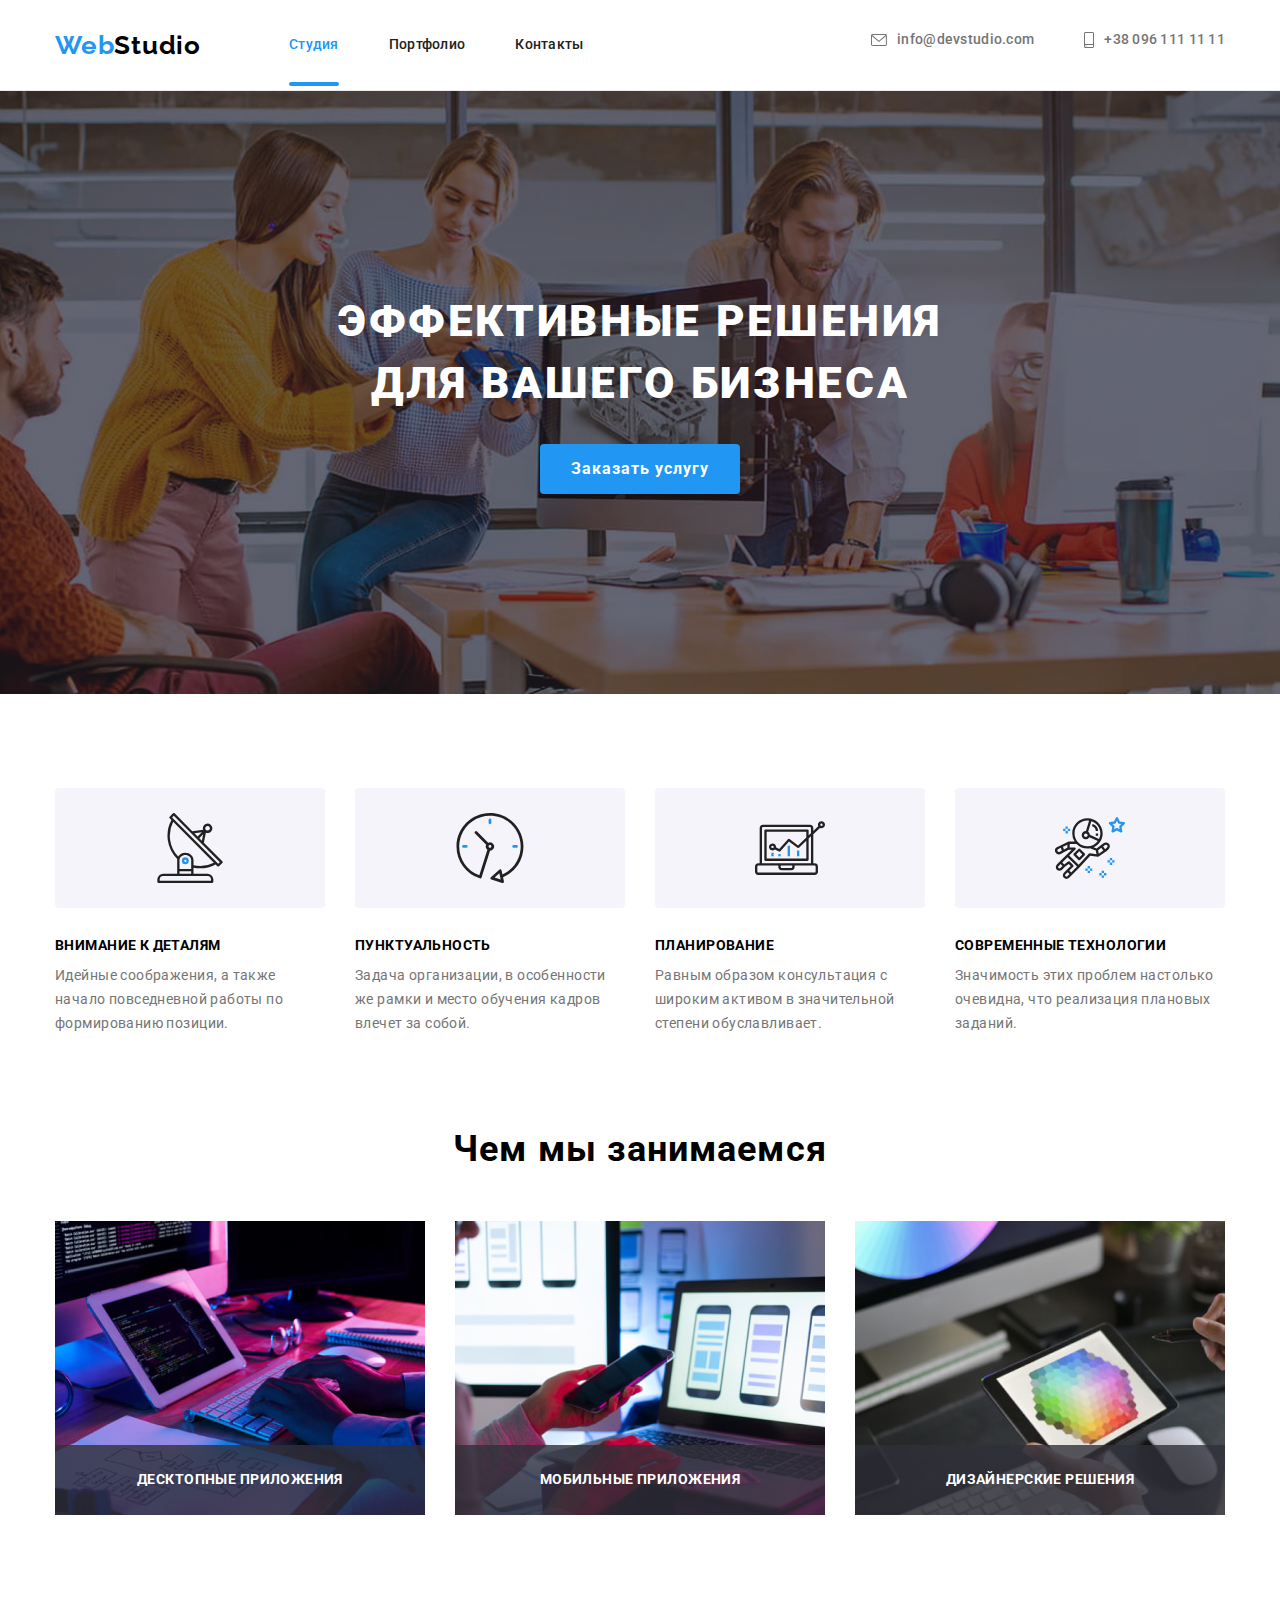
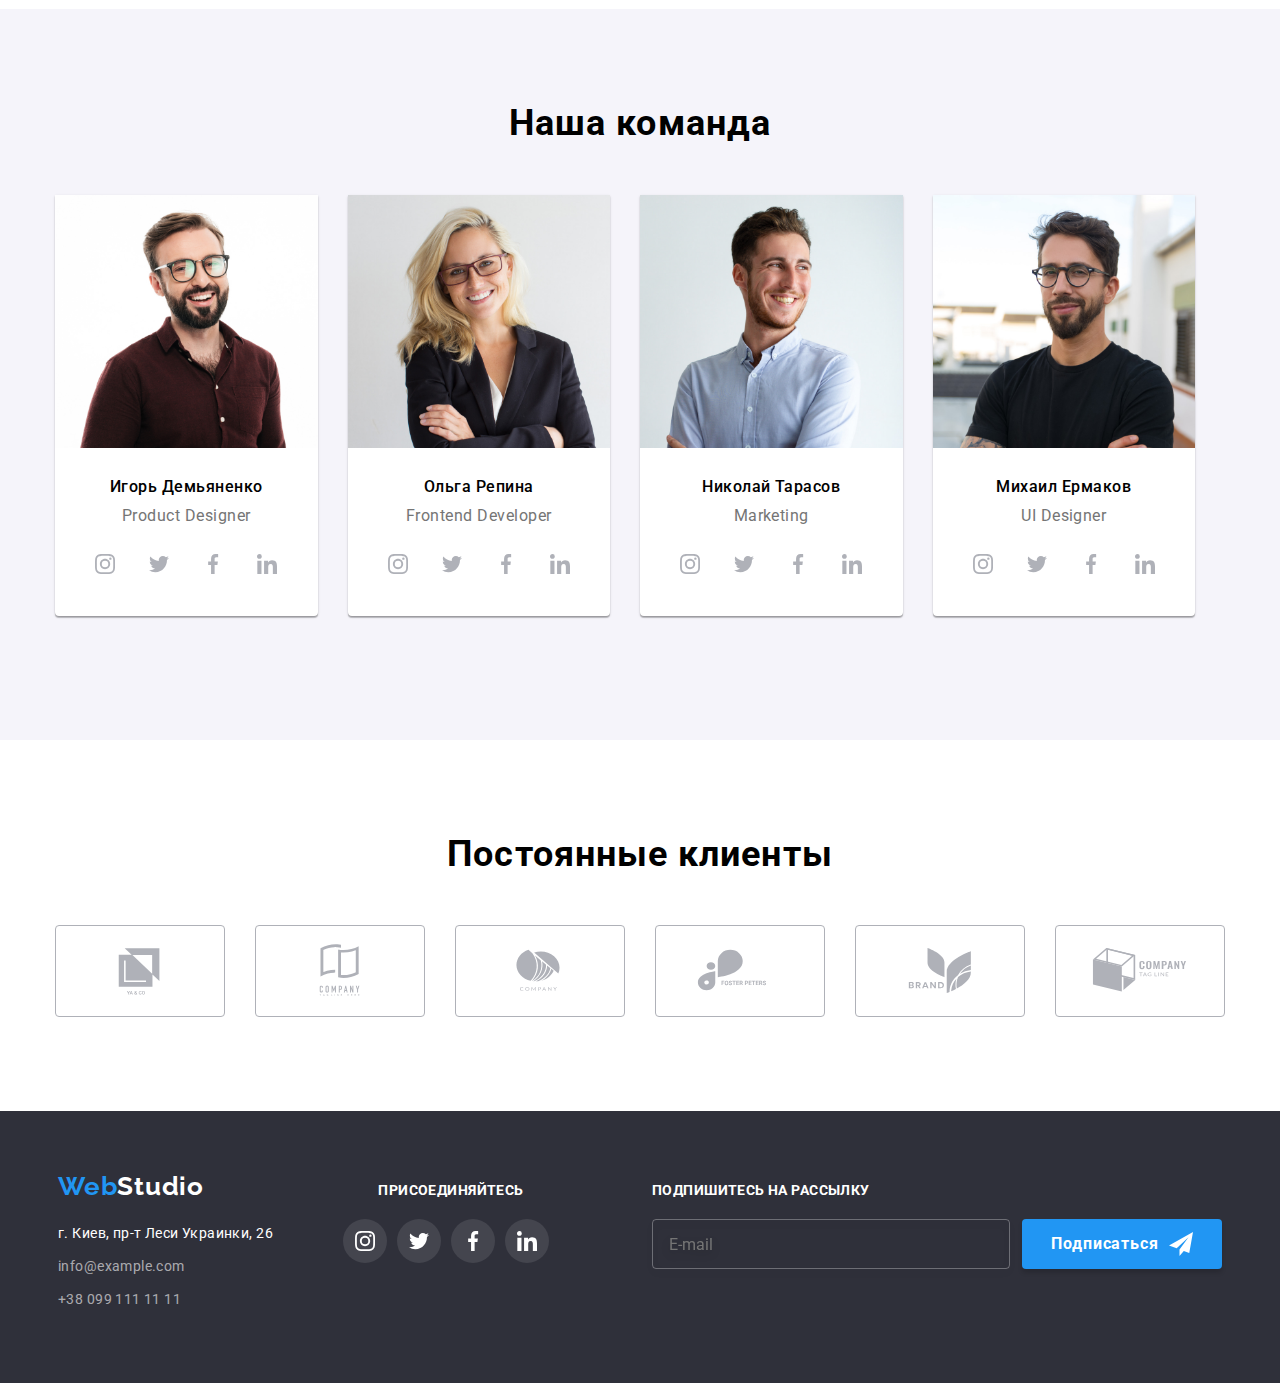
<file: index.html>
<!DOCTYPE html>
<html lang="ru">
  <head>
    <meta charset="UTF-8" />
    <meta name="viewport" content="width=device-width, initial-scale=1.0" />
    <title>Студия</title>
    <link rel="preconnect" href="https://fonts.googleapis.com" />
    <link rel="preconnect" href="https://fonts.gstatic.com" crossorigin />
    <link
      href="https://fonts.googleapis.com/css2?family=Raleway:wght@700&family=Roboto:wght@400;500;700;900&display=swap"
      rel="stylesheet"
    />
    <link
      rel="stylesheet"
      href="https://cdnjs.cloudflare.com/ajax/libs/modern-normalize/1.1.0/modern-normalize.min.css"
    />
    <link rel="stylesheet" href="./css/main.min.css" />
  </head>

  <body>
    <!--Верхня лінія-->
    <header class="header">
      <div class="container header__container">
        <nav class="header__nav">
          <a href="./index.html" class="logo"><span class="logo--blue">Web</span>Studio</a>
          <ul class="header-list">
            <li class="header-list__item">
              <a href="./index.html" class="header-list__link link--line current"> Студия</a>
            </li>
            <li class="header-list__item">
              <a href="./portfolio.html" class="header-list__link">Портфолио</a>
            </li>
            <li class="header-list_item"><a href="" class="header-list__link">Контакты</a></li>
          </ul>
        </nav>
        <ul class="header-info">
          <li class="header-info__item">
            <a href="mailto:info@devstudio.com" class="header-info__link"
              ><svg class="header-info__icon" width="16" height="12">
                <use href="./images/icons/icons.svg#icon-envelope"></use></svg
              >info@devstudio.com</a
            >
          </li>
          <li class="header-info__item">
            <a href="tel:+380961111111" class="header-info__link"
              ><svg class="header-info__icon" width="10" height="16">
                <use href="./images/icons/icons.svg#icon-smartphone"></use></svg
              >+38 096 111 11 11</a
            >
          </li>
        </ul>
        <button class="menu-button" type="button" data-menu-button aria-expanded="false">
          <svg class="menu-icon" width="40px" height="40px">
            <use class="menu-icon__open" href="./images/icons/icons.svg#icon-burger"></use>
            <use class="menu-icon__close" href="./images/icons/icons.svg#icon-close-burger"></use>
          </svg>
        </button>
        <!-- Телефон-->
        <div class="menu" data-menu>
          <nav class="menu__nav">
            <ul class="menu__nav-list">
              <li class="menu__nav-item">
                <a class="menu__nav-link current" href="./index.html">Студия</a>
              </li>
              <li class="menu__nav-item">
                <a class="menu__nav-link" href="./portfolio.html">Портфолио</a>
              </li>
              <li class="menu__nav-item"><a class="menu__nav-link" href="">Контакты</a></li>
            </ul>
          </nav>
          <ul class="menu__contacts-list">
            <li class="menu__contacts-item">
              <a
                class="menu__contacts-link--phone"
                href="tel:+380961111111"
                target="_blank"
                rel="noopener noreferrer"
                >+38 096 111 11 11</a
              >
            </li>
            <li class="menu__contacts-item">
              <a
                class="menu__contacts-link--mail"
                href="mailto:info@devstudio.com"
                target="_blank"
                rel="noopener noreferrer"
                >info@devstudio.com</a
              >
            </li>
          </ul>
          <ul class="menu__social-list">
            <li class="menu__social-item">
              <a href="" class="menu__social-link line">Instagram</a>
            </li>
            <li class="menu__social-item">
              <a href="" class="menu__social-link line">Twitter</a>
            </li>
            <li class="menu__social-item">
              <a href="" class="menu__social-link line">Facebook</a>
            </li>
            <li class="menu__social-item">
              <a href="" class="menu__social-link">LinkedIn</a>
            </li>
          </ul>
        </div>
      </div>
    </header>
    <main>
      <!--Шапка-->
      <section class="hat">
        <div class="container">
          <h1 class="hat-section__title">
            Эффективные решения<br />
            для вашего бизнеса
          </h1>
          <button class="hat-section__button" type="button" data-modal-open>Заказать услугу</button>
        </div>
      </section>
      <!--Особенности-->
      <section class="peculiarities">
        <div class="container peculiarities-container">
          <h2 class="visually-hidden">Особенности</h2>
          <ul class="peculiarities-list">
            <li class="peculiarities-list__item">
              <div class="peculiarities-content">
                <svg class="peculiarities-content__icon" width="70" height="70">
                  <use href="./images/icons/icons.svg#icon-antenna"></use>
                </svg>
              </div>
              <h3 class="peculiarities-list__title">Внимание к деталям</h3>
              <p class="peculiarities-list__text">
                Идейные соображения, а также начало повседневной работы по формированию позиции.
              </p>
            </li>
            <li class="peculiarities-list__item">
              <div class="peculiarities-content">
                <svg class="peculiarities-content__icon" width="70" height="70">
                  <use href="./images/icons/icons.svg#icon-clock"></use>
                </svg>
              </div>
              <h3 class="peculiarities-list__title">Пунктуальность</h3>
              <p class="peculiarities-list__text">
                Задача организации, в особенности же рамки и место обучения кадров влечет за собой.
              </p>
            </li>
            <li class="peculiarities-list__item">
              <div class="peculiarities-content">
                <svg class="peculiarities-content__icon" width="70" height="70">
                  <use href="./images/icons/icons.svg#icon-diagram"></use>
                </svg>
              </div>
              <h3 class="peculiarities-list__title">Планирование</h3>
              <p class="peculiarities-list__text">
                Равным образом консультация с широким активом в значительной степени обуславливает.
              </p>
            </li>
            <li class="peculiarities-list__item">
              <div class="peculiarities-content">
                <svg class="peculiarities-content__icon" width="70" height="70">
                  <use href="./images/icons/icons.svg#icon-astronaut"></use>
                </svg>
              </div>
              <h3 class="peculiarities-list__title">Современные технологии</h3>
              <p class="peculiarities-list__text">
                Значимость этих проблем настолько очевидна, что реализация плановых заданий.
              </p>
            </li>
          </ul>
        </div>
      </section>
      <!--Чим ми займаємось-->
      <section class="work">
        <div class="container">
          <h2 class="work-title">Чем мы занимаемся</h2>
          <ul class="work-list">
            <li class="work-list__item">
              <picture>
                <source
                  srcset="
                    ./images/our-work-section/pic-1.jpg   1x,
                    ./images/our-work-section/img@2x1.jpg 2x
                  "
                  media="(min-width:1200px )"
                />
                <img
                  src="
                  ./images/our-work-section/pic-1.jpg "
                  alt="програмирует"
                  width="370"
                  height="294"
                  loading="lazy"
                />
              </picture>
              <div class="work-label">
                <h3 class="work-label__title">Десктопные приложения</h3>
              </div>
            </li>
            <li class="work-list__item">
              <picture>
                <source
                  srcset="
                    ./images/our-work-section/pic-2.jpg    1x,
                    ./images/our-work-section/img@2x-1.jpg 2x
                  "
                  media="(min-width:1200px )"
                />
                <img
                  src="./images/our-work-section/pic-2.jpg"
                  alt="делает логотипы"
                  width="370"
                  height="294"
                  loading="lazy"
                />
              </picture>
              <div class="work-label">
                <h3 class="work-label__title">Мобильные приложения</h3>
              </div>
            </li>
            <li class="work-list__item">
              <picture>
                <source
                  srcset="
                    ./images/our-work-section/pic-3.jpg    1x,
                    ./images/our-work-section/img@2x-2.jpg 2x
                  "
                  media="(min-width:1200px )"
                />
                <img
                  src="./images/our-work-section/pic-3.jpg"
                  alt="ретуширует"
                  width="370"
                  height="294"
                  loading="lazy"
                />
              </picture>
              <div class="work-label">
                <h3 class="work-label__title">Дизайнерские решения</h3>
              </div>
            </li>
          </ul>
        </div>
      </section>
      <!--Наша команда-->
      <section class="team">
        <div class="container">
          <h2 class="team-title">Наша команда</h2>
          <ul class="team-list">
            <li class="team-list__item">
              <picture>
                <source
                  srcset="
                    ./images/our-team-section/desc/img.jpg      1x,
                    ./images/our-team-section/desc/img@2x-3.jpg 2x
                  "
                  media="(min-width:1200px )"
                />
                <source
                  srcset="
                    ./images/our-team-section/tab/img.jpg       1x,
                    ./images/our-team-section/tab/member@2x.jpg 2x
                  "
                  media="(min-width:768px )"
                />
                <source
                  srcset="
                    ./images/our-team-section/mob/img.jpg    1x,
                    ./images/our-team-section/mob/img@2x.jpg 2x
                  "
                  media="(max-width:767px )"
                />
                <img
                  class="our-team-list-card"
                  src="./images/our-team-section/mob/img.jpg"
                  alt="портрет мужчины"
                  width="450"
                  height="460"
                  loading="lazy"
                />
              </picture>
              <div class="team-about">
                <h3 class="team-about__title">Игорь Демьяненко</h3>
                <p class="team-about__text">Product Designer</p>
                <ul class="team-icon-list">
                  <li class="team-icon-list__item">
                    <a class="link-team-icon" href="https://www.instagram.com" target="_blank">
                      <svg class="icon-team" width="20" height="20">
                        <use href="./images/icons/icons.svg#icon-instagram"></use></svg
                    ></a>
                  </li>
                  <li class="team-icon-list__item">
                    <a class="link-team-icon" href="https://twitter.com" target="_blank">
                      <svg class="icon-team" width="20" height="20">
                        <use href="./images/icons/icons.svg#icon-twitter"></use></svg
                    ></a>
                  </li>
                  <li class="team-icon-list__item">
                    <a class="link-team-icon" href="https://facebook.com" target="_blank">
                      <svg class="icon-team" width="20" height="20">
                        <use href="./images/icons/icons.svg#icon-facebook"></use></svg
                    ></a>
                  </li>
                  <li class="team-icon-list__item">
                    <a class="link-team-icon" href="https://www.linkedin.com" target="_blank">
                      <svg class="icon-team" width="20" height="20">
                        <use href="./images/icons/icons.svg#icon-linkedin"></use></svg
                    ></a>
                  </li>
                </ul>
              </div>
            </li>
            <li class="team-list__item">
              <picture>
                <source
                  srcset="
                    ./images/our-team-section/desc/front-end-developer.jpg 1x,
                    ./images/our-team-section/desc/img@2x-4.jpg            2x
                  "
                  media="(min-width:1200px )"
                />
                <source
                  srcset="
                    ./images/our-team-section/tab/img-1.jpg       1x,
                    ./images/our-team-section/tab/member@2x-1.jpg 2x
                  "
                  media="(min-width:768px )"
                />
                <source
                  srcset="
                    ./images/our-team-section/mob/img-1.jpg    1x,
                    ./images/our-team-section/mob/img@2x-1.jpg 2x
                  "
                  media="(max-width:767px )"
                />
                <img
                  class="our-team-list-card"
                  src="./images/our-team-section/mob/img-1.jpg"
                  alt="портрет женщины в очках"
                  width="450"
                  height="460"
                  loading="lazy"
                />
              </picture>
              <div class="team-about">
                <h3 class="team-about__title">Ольга Репина</h3>
                <p class="team-about__text">Frontend Developer</p>
                <ul class="team-icon-list">
                  <li class="team-icon-list__item">
                    <a class="link-team-icon" href="https://www.instagram.com" target="_blank">
                      <svg class="icon-team" width="20" height="20">
                        <use href="./images/icons/icons.svg#icon-instagram"></use></svg
                    ></a>
                  </li>
                  <li class="team-icon-list__item">
                    <a class="link-team-icon" href="https://twitter.com" target="_blank">
                      <svg class="icon-team" width="20" height="20">
                        <use href="./images/icons/icons.svg#icon-twitter"></use></svg
                    ></a>
                  </li>
                  <li class="team-icon-list__item">
                    <a class="link-team-icon" href="https://facebook.com" target="_blank">
                      <svg class="icon-team" width="20" height="20">
                        <use href="./images/icons/icons.svg#icon-facebook"></use></svg
                    ></a>
                  </li>
                  <li class="team-icon-list__item">
                    <a class="link-team-icon" href="https://www.linkedin.com" target="_blank">
                      <svg class="icon-team" width="20" height="20">
                        <use href="./images/icons/icons.svg#icon-linkedin"></use></svg
                    ></a>
                  </li>
                </ul>
              </div>
            </li>
            <li class="team-list__item">
              <picture>
                <source
                  srcset="
                    ./images/our-team-section/desc/marketing.jpg 1x,
                    ./images/our-team-section/desc/img@2x-5.jpg  2x
                  "
                  media="(min-width:1200px )"
                />
                <source
                  srcset="
                    ./images/our-team-section/tab/img-2.jpg       1x,
                    ./images/our-team-section/tab/member@2x-2.jpg 2x
                  "
                  media="(min-width:768px )"
                />
                <source
                  srcset="
                    ./images/our-team-section/mob/img-2.jpg    1x,
                    ./images/our-team-section/mob/img@2x-2.jpg 2x
                  "
                  media="(max-width:767px )"
                />
                <img
                  class="our-team-list-card"
                  src="./images/our-team-section/mob/img-2.jpg"
                  alt="портрет мужчины"
                  width="450"
                  height="460"
                  loading="lazy"
                />
              </picture>
              <div class="team-about">
                <h3 class="team-about__title">Николай Тарасов</h3>
                <p class="team-about__text">Marketing</p>
                <ul class="team-icon-list">
                  <li class="team-icon-list__item">
                    <a class="link-team-icon" href="https://www.instagram.com" target="_blank">
                      <svg class="icon-team" width="20" height="20">
                        <use href="./images/icons/icons.svg#icon-instagram"></use></svg
                    ></a>
                  </li>
                  <li class="team-icon-list__item">
                    <a class="link-team-icon" href="https://twitter.com" target="_blank">
                      <svg class="icon-team" width="20" height="20">
                        <use href="./images/icons/icons.svg#icon-twitter"></use></svg
                    ></a>
                  </li>
                  <li class="team-icon-list__item">
                    <a class="link-team-icon" href="https://facebook.com" target="_blank">
                      <svg class="icon-team" width="20" height="20">
                        <use href="./images/icons/icons.svg#icon-facebook"></use></svg
                    ></a>
                  </li>
                  <li class="team-icon-list__item">
                    <a class="link-team-icon" href="https://www.linkedin.com" target="_blank">
                      <svg class="icon-team" width="20" height="20">
                        <use href="./images/icons/icons.svg#icon-linkedin"></use></svg
                    ></a>
                  </li>
                </ul>
              </div>
            </li>
            <li class="team-list__item">
              <picture>
                <source
                  srcset="
                    ./images/our-team-section/desc/ui-designer.jpg 1x,
                    ./images/our-team-section/desc/img@2x-6.jpg    2x
                  "
                  media="(min-width:1200px )"
                />
                <source
                  srcset="
                    ./images/our-team-section/tab/img-3.jpg       1x,
                    ./images/our-team-section/tab/member@2x-3.jpg 2x
                  "
                  media="(min-width:768px )"
                />
                <source
                  srcset="
                    ./images/our-team-section/mob/img-3.jpg    1x,
                    ./images/our-team-section/mob/img@2x-3.jpg 2x
                  "
                  media="(max-width:767px )"
                />
                <img
                  class="our-team-list-card"
                  src="./images/our-team-section/mob/img-3.jpg"
                  alt="портрет мужчины"
                  width="450"
                  height="460"
                  loading="lazy"
                />
              </picture>
              <div class="team-about">
                <h3 class="team-about__title">Михаил Ермаков</h3>
                <p class="team-about__text">UI Designer</p>
                <ul class="team-icon-list">
                  <li class="team-icon-list__item">
                    <a class="link-team-icon" href="https://www.instagram.com" target="_blank">
                      <svg class="icon-team" width="20" height="20">
                        <use href="./images/icons/icons.svg#icon-instagram"></use></svg
                    ></a>
                  </li>
                  <li class="team-icon-list__item">
                    <a class="link-team-icon" href="https://twitter.com" target="_blank">
                      <svg class="icon-team" width="20" height="20">
                        <use href="./images/icons/icons.svg#icon-twitter"></use></svg
                    ></a>
                  </li>
                  <li class="team-icon-list__item">
                    <a class="link-team-icon" href="https://facebook.com" target="_blank">
                      <svg class="icon-team" width="20" height="20">
                        <use href="./images/icons/icons.svg#icon-facebook"></use></svg
                    ></a>
                  </li>
                  <li class="team-icon-list__item">
                    <a class="link-team-icon" href="https://www.linkedin.com" target="_blank">
                      <svg class="icon-team" width="20" height="20">
                        <use href="./images/icons/icons.svg#icon-linkedin"></use></svg
                    ></a>
                  </li>
                </ul>
              </div>
            </li>
          </ul>
        </div>
      </section>
      <!-- Постоянные клиенты -->
      <section class="customers">
        <div class="container">
          <h2 class="team-title">Постоянные клиенты</h2>
          <ul class="customers-list">
            <li class="customers-list__item">
              <a class="customers-link">
                <svg class="customers-icon" width="106" height="60">
                  <use href="./images/icons/icons.svg#icon-Logo"></use>
                </svg>
              </a>
            </li>
            <li class="customers-list__item">
              <a class="customers-link">
                <svg class="customers-icon" width="106" height="60">
                  <use href="./images/icons/icons.svg#icon-Logo-1"></use>
                </svg>
              </a>
            </li>
            <li class="customers-list__item">
              <a class="customers-link">
                <svg class="customers-icon" width="106" height="60">
                  <use href="./images/icons/icons.svg#icon-Logo-2"></use>
                </svg>
              </a>
            </li>
            <li class="customers-list__item">
              <a class="customers-link">
                <svg class="customers-icon" width="106" height="60">
                  <use href="./images/icons/icons.svg#icon-Logo-3"></use>
                </svg>
              </a>
            </li>
            <li class="customers-list__item">
              <a class="customers-link">
                <svg class="customers-icon" width="106" height="60">
                  <use href="./images/icons/icons.svg#icon-Logo-4"></use>
                </svg>
              </a>
            </li>
            <li class="customers-list__item">
              <a class="customers-link">
                <svg class="customers-icon" width="106" height="60">
                  <use href="./images/icons/icons.svg#icon-Logo-5"></use>
                </svg>
              </a>
            </li>
          </ul>
        </div>
      </section>
    </main>
    <!--подвал-->
    <footer class="footer">
      <div class="container footer__container">
        <div class="footer-address-container">
          <a href="" class="footer-logo"><span class="logo--blue">Web</span>Studio</a>
          <address class="footer-address">
            <ul class="footer-address-list">
              <li class="address-list">
                <a href="" class="address-list__home">г. Киев, пр-т Леси Украинки, 26</a>
              </li>
              <li class="address-list">
                <a href="mailto:info@example.com" class="address-list__info">info@example.com</a>
              </li>
              <li class="address-list">
                <a href="tel:+380961111111" class="address-list__info">+38 099 111 11 11</a>
              </li>
            </ul>
          </address>
        </div>

        <div class="footer-join">
          <h3 class="join-title">присоединяйтесь</h3>
          <ul class="join-list">
            <li class="join-list__item">
              <a class="join-list-icons" href="https://www.instagram.com" target="_blank">
                <svg class="join-icon" width="20" height="20">
                  <use href="./images/icons/icons.svg#icon-instagram"></use></svg
              ></a>
            </li>
            <li class="join-list__item">
              <a class="join-list-icons" href="https://twitter.com" target="_blank">
                <svg class="join-icon" width="20" height="20">
                  <use href="./images/icons/icons.svg#icon-twitter"></use></svg
              ></a>
            </li>
            <li class="join-list__item">
              <a class="join-list-icons" href="https://facebook.com" target="_blank">
                <svg class="join-icon" width="20" height="20">
                  <use href="./images/icons/icons.svg#icon-facebook"></use></svg
              ></a>
            </li>
            <li class="join-list__item">
              <a class="join-list-icons" href="https://www.linkedin.com" target="_blank">
                <svg class="join-icon" width="20" height="20">
                  <use href="./images/icons/icons.svg#icon-linkedin"></use></svg
              ></a>
            </li>
          </ul>
        </div>
        <div class="footer-mail">
          <h3 class="footer-mail-title">Подпишитесь на рассылку</h3>
          <div class="footer-form-container">
            <form class="footer-form">
              <input class="footer-form-input" type="email" name="email" placeholder="E-mail" />
              <button class="footer-form-button" type="submit">
                Подписаться
                <svg class="send-icon" width="24" height="24">
                  <use href="./images/icons/icons.svg#icon-icon-send"></use>
                </svg>
              </button>
            </form>
          </div>
        </div>
      </div>
    </footer>
    <!-- backdrop -->
    <div class="backdrop is-hidden" data-modal>
      <div class="modal">
        <button class="close-button" type="button" data-modal-close>
          <svg class="close-button-icon">
            <use href="./images/icons/icons.svg#icon-close-black"></use>
          </svg>
        </button>
        <form class="form">
          <h3 class="form-title">Оставьте свои данные, мы вам перезвоним</h3>
          <label class="form-label" for="name">
            <span class="label-title">Имя</span>
            <input class="form-input" type="text" name="name" id="name" />
            <svg class="label-icon" width="18px" height="18px">
              <use href="./images/icons/icons.svg#icon-user"></use>
            </svg>
          </label>
          <label class="form-label" for="tel">
            <span class="label-title">Телефон</span>
            <input class="form-input" type="text" name="mail" id="tel" />
            <svg class="label-icon" width="18px" height="18px">
              <use href="./images/icons/icons.svg#icon-phone-2"></use>
            </svg>
          </label>
          <label class="form-label" for="mail">
            <span class="label-title">Почта</span>
            <input class="form-input" type="email" name="email" id="mail" />
            <svg class="label-icon" width="18px" height="18px">
              <use href="./images/icons/icons.svg#icon-mail-2"></use>
            </svg>
          </label>
          <label class="form-label" for="comment">
            <span class="label-title">Комментарий</span>
            <textarea
              class="textarea-label"
              name="comment"
              placeholder="Введите текст"
              id="comment"
            ></textarea>
          </label>
          <label class="policy-agreement-label" for="checkbox">
            <input
              class="agreement-label-checkbox visually-hidden"
              type="checkbox"
              name="checkbox"
              id="checkbox"
              aria-hidden="true"
              tabindex="-1"
            />
            <span class="custom-checkbox" role="checkbox" tabindex="0" aria-checked="true">
              <svg class="custom-checkbox__icon" width="16px" height="15px">
                <use href="./images/icons/icons.svg#icon-checkmark"></use>
              </svg>
            </span>
            <span class="field-policy"
              >Соглашаюсь с рассылкой и принимаю
              <a class="field-policy__link" href="">Условия договора</a></span
            >
          </label>

          <button class="button-submit" type="submit">Отправить</button>
        </form>
      </div>
    </div>
    <script src="./js/modal.js"></script>
    <script src="./js/mobile-menu.js"></script>
  </body>
</html>
</file>
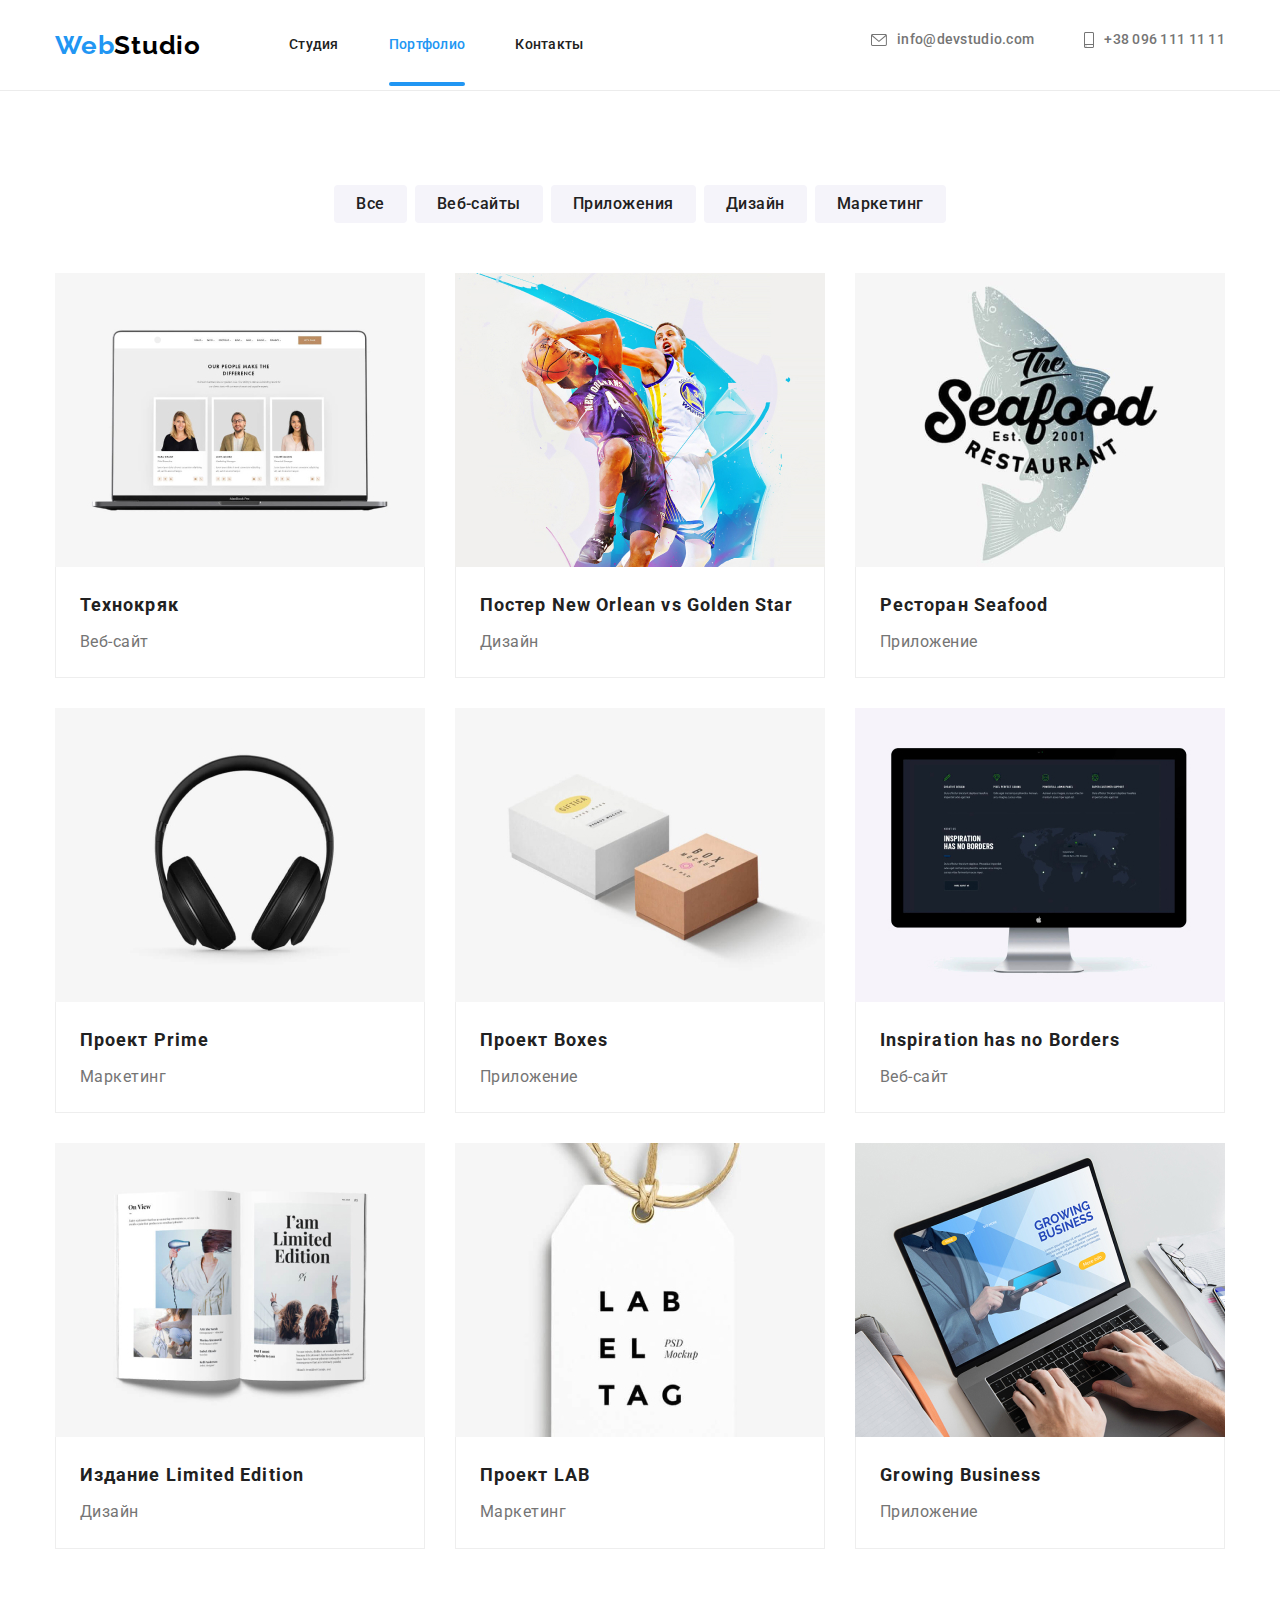
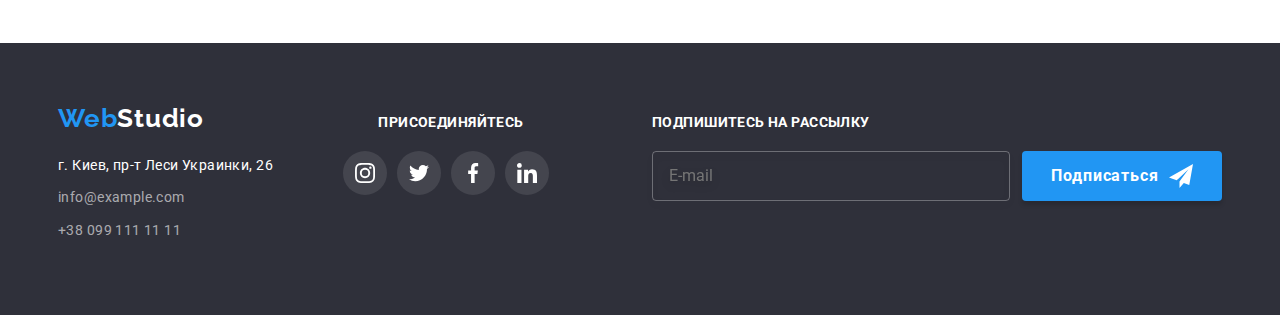
<file: portfolio.html>
<!DOCTYPE html>
<html lang="ru">
  <head>
    <meta charset="UTF-8" />
    <meta name="viewport" content="width=device-width, initial-scale=1.0" />
    <title>Портфолио</title>
    <link rel="preconnect" href="https://fonts.googleapis.com" />
    <link rel="preconnect" href="https://fonts.gstatic.com" crossorigin />
    <link
      href="https://fonts.googleapis.com/css2?family=Raleway:wght@700&family=Roboto:wght@400;500;700;900&display=swap"
      rel="stylesheet"
    />
    <link
      rel="stylesheet"
      href="https://cdnjs.cloudflare.com/ajax/libs/modern-normalize/1.1.0/modern-normalize.min.css"
    />
    <link rel="stylesheet" href="./css/main.min.css" />
  </head>

  <body>
    <!--Верхня лінія-->
    <header class="header">
      <div class="container header__container">
        <nav class="header__nav">
          <a href="./index.html" class="logo"><span class="logo--blue">Web</span>Studio</a>
          <ul class="header-list">
            <li class="header-list__item">
              <a href="./index.html" class="header-list__link"> Студия</a>
            </li>
            <li class="header-list__item">
              <a href="./portfolio.html" class="header-list__link link--line current">Портфолио</a>
            </li>
            <li class="header-list_item"><a href="" class="header-list__link">Контакты</a></li>
          </ul>
        </nav>
        <ul class="header-info">
          <li class="header-info__item">
            <a href="mailto:info@devstudio.com" class="header-info__link"
              ><svg class="header-info__icon" width="16" height="12">
                <use href="./images/icons/icons.svg#icon-envelope"></use></svg
              >info@devstudio.com</a
            >
          </li>
          <li class="header-info__item">
            <a href="tel:+380961111111" class="header-info__link"
              ><svg class="header-info__icon" width="10" height="16">
                <use href="./images/icons/icons.svg#icon-smartphone"></use></svg
              >+38 096 111 11 11</a
            >
          </li>
        </ul>
        <button class="menu-button" type="button" data-menu-button aria-expanded="false">
          <svg class="menu-icon" width="40px" height="40px">
            <use class="menu-icon__open" href="./images/icons/icons.svg#icon-burger"></use>
            <use class="menu-icon__close" href="./images/icons/icons.svg#icon-close-burger"></use>
          </svg>
        </button>
        <!-- Телефон-->
        <div class="menu" data-menu>
          <nav class="menu__nav">
            <ul class="menu__nav-list">
              <li class="menu__nav-item">
                <a class="menu__nav-link" href="./index.html">Студия</a>
              </li>
              <li class="menu__nav-item">
                <a class="menu__nav-link current" href="./portfolio.html">Портфолио</a>
              </li>
              <li class="menu__nav-item"><a class="menu__nav-link" href="">Контакты</a></li>
            </ul>
          </nav>
          <ul class="menu__contacts-list">
            <li class="menu__contacts-item">
              <a
                class="menu__contacts-link--phone"
                href="tel:+380961111111"
                target="_blank"
                rel="noopener noreferrer"
                >+38 096 111 11 11</a
              >
            </li>
            <li class="menu__contacts-item">
              <a
                class="menu__contacts-link--mail"
                href="mailto:info@devstudio.com"
                target="_blank"
                rel="noopener noreferrer"
                >info@devstudio.com</a
              >
            </li>
          </ul>
          <ul class="menu__social-list">
            <li class="menu__social-item">
              <a href="" class="menu__social-link line">Instagram</a>
            </li>
            <li class="menu__social-item">
              <a href="" class="menu__social-link line">Twitter</a>
            </li>
            <li class="menu__social-item">
              <a href="" class="menu__social-link line">Facebook</a>
            </li>
            <li class="menu__social-item">
              <a href="" class="menu__social-link">LinkedIn</a>
            </li>
          </ul>
        </div>
      </div>
    </header>

    <main>
      <!--Портфолио-->
      <section class="portfolio">
        <h1 class="visually-hidden">Портфолио</h1>
        <div class="container">
          <ul class="buttons-list">
            <li class="buttons-list__item">
              <button type="button" class="buttons-navigation">Все</button>
            </li>
            <li class="buttons-list__item">
              <button type="button" class="buttons-navigation">Веб-сайты</button>
            </li>
            <li class="buttons-list__item">
              <button type="button" class="buttons-navigation">Приложения</button>
            </li>
            <li class="buttons-list__item">
              <button type="button" class="buttons-navigation">Дизайн</button>
            </li>
            <li class="buttons-list__item">
              <button type="button" class="buttons-navigation">Маркетинг</button>
            </li>
          </ul>
          <ul class="cards-list">
            <li class="cards-list__item">
              <a class="cards-list-link" href="">
                <div class="cards-list-overlay">
                  <picture>
                    <source
                      srcset="
                        ./images/portfolio-section/project-1.jpg        1x,
                        ./images/portfolio-section/desktop/img@2x-7.jpg 2x
                      "
                      media="(min-width:1200px )"
                    />
                    <source
                      srcset="
                        ./images/portfolio-section/tablet/img-4.jpg    1x,
                        ./images/portfolio-section/tablet/img@2x-3.jpg 2x
                      "
                      media="(min-width:768px )"
                    />
                    <source
                      srcset="
                        ./images/portfolio-section/mob/img-4.jpg    1x,
                        ./images/portfolio-section/mob/img@2x-4.jpg 2x
                      "
                      media="(max-width: 767px )"
                    />
                    <img
                      src="./images/portfolio-section/mob/img-4.jpg"
                      alt="картинка сайта"
                      width="450"
                      height="294"
                      loading="lazy"
                    />
                  </picture>
                  <p class="overlay-text">
                    Ресурс предлагает комплексные предложения с разным уровнем функционала и
                    сервисов. Все это позволит посетителю получить исчерпывающие сведения о компании
                    или частном лице.
                  </p>
                </div>
                <div class="cards-list-content">
                  <h2 class="content-title">Технокряк</h2>
                  <p class="content-text">Веб-сайт</p>
                </div>
              </a>
            </li>
            <li class="cards-list__item">
              <a class="cards-list-link" href="">
                <div class="cards-list-overlay">
                  <picture>
                    <source
                      srcset="
                        ./images/portfolio-section/project-2.jpg        1x,
                        ./images/portfolio-section/desktop/img@2x-8.jpg 2x
                      "
                      media="(min-width:1200px )"
                    />
                    <source
                      srcset="
                        ./images/portfolio-section/tablet/img-5.jpg    1x,
                        ./images/portfolio-section/tablet/img@2x-4.jpg 2x
                      "
                      media="(min-width:768px )"
                    />
                    <source
                      srcset="
                        ./images/portfolio-section/mob/img-5.jpg    1x,
                        ./images/portfolio-section/mob/img@2x-5.jpg 2x
                      "
                      media="(max-width:767px )"
                    />
                    <img
                      src="./images/portfolio-section/mob/img-5.jpg"
                      alt="картинка сайта"
                      width="450"
                      height="294"
                      loading="lazy"
                    />
                  </picture>
                  <p class="overlay-text">
                    Ресурс предлагает комплексные предложения с разным уровнем функционала и
                    сервисов. Все это позволит посетителю получить исчерпывающие сведения о компании
                    или частном лице.
                  </p>
                </div>
                <div class="cards-list-content">
                  <h2 class="content-title">Постер New Orlean vs Golden Star</h2>
                  <p class="content-text">Дизайн</p>
                </div>
              </a>
            </li>
            <li class="cards-list__item">
              <a class="cards-list-link" href="">
                <div class="cards-list-overlay">
                  <picture>
                    <source
                      srcset="
                        ./images/portfolio-section/project-3.jpg        1x,
                        ./images/portfolio-section/desktop/img@2x-9.jpg 2x
                      "
                      media="(min-width:1200px )"
                    />
                    <source
                      srcset="
                        ./images/portfolio-section/tablet/img-6.jpg    1x,
                        ./images/portfolio-section/tablet/img@2x-5.jpg 2x
                      "
                      media="(min-width:768px )"
                    />
                    <source
                      srcset="
                        ./images/portfolio-section/mob/img-6.jpg    1x,
                        ./images/portfolio-section/mob/img@2x-6.jpg 2x
                      "
                      media="(max-width:767px )"
                    />
                    <img
                      src="./images/portfolio-section/mob/img-6.jpg"
                      alt="картинка сайта"
                      width="450"
                      height="294"
                      loading="lazy"
                    />
                  </picture>

                  <p class="overlay-text">
                    Ресурс предлагает комплексные предложения с разным уровнем функционала и
                    сервисов. Все это позволит посетителю получить исчерпывающие сведения о компании
                    или частном лице.
                  </p>
                </div>

                <div class="cards-list-content">
                  <h2 class="content-title">Ресторан Seafood</h2>
                  <p class="content-text">Приложение</p>
                </div>
              </a>
            </li>
            <li class="cards-list__item">
              <a class="cards-list-link" href="">
                <div class="cards-list-overlay">
                  <picture>
                    <source
                      srcset="
                        ./images/portfolio-section/project-4.jpg         1x,
                        ./images/portfolio-section/desktop/img@2x-10.jpg 2x
                      "
                      media="(min-width:1200px )"
                    />
                    <source
                      srcset="
                        ./images/portfolio-section/tablet/img-7.jpg    1x,
                        ./images/portfolio-section/tablet/img@2x-6.jpg 2x
                      "
                      media="(min-width:768px )"
                    />
                    <source
                      srcset="
                        ./images/portfolio-section/mob/img-7.jpg    1x,
                        ./images/portfolio-section/mob/img@2x-7.jpg 2x
                      "
                      media="(max-width:767px )"
                    />
                    <img
                      src="./images/portfolio-section/mob/img-7.jpg"
                      alt="картинка сайта"
                      width="450"
                      height="294"
                      loading="lazy"
                    />
                  </picture>

                  <p class="overlay-text">
                    Ресурс предлагает комплексные предложения с разным уровнем функционала и
                    сервисов. Все это позволит посетителю получить исчерпывающие сведения о компании
                    или частном лице.
                  </p>
                </div>

                <div class="cards-list-content">
                  <h2 class="content-title">Проект Prime</h2>
                  <p class="content-text">Маркетинг</p>
                </div>
              </a>
            </li>
            <li class="cards-list__item">
              <a class="cards-list-link" href="">
                <div class="cards-list-overlay">
                  <picture>
                    <source
                      srcset="
                        ./images/portfolio-section/project-5.jpg         1x,
                        ./images/portfolio-section/desktop/img@2x-11.jpg 2x
                      "
                      media="(min-width:1200px )"
                    />
                    <source
                      srcset="
                        ./images/portfolio-section/tablet/img-8.jpg    1x,
                        ./images/portfolio-section/tablet/img@2x-7.jpg 2x
                      "
                      media="(min-width:768px )"
                    />
                    <source
                      srcset="
                        ./images/portfolio-section/mob/img-8.jpg    1x,
                        ./images/portfolio-section/mob/img@2x-8.jpg 2x
                      "
                      media="(max-width:767px )"
                    />
                    <img
                      src="./images/portfolio-section/mob/img-8.jpg"
                      alt="картинка сайта"
                      width="450"
                      height="294"
                      loading="lazy"
                    />
                  </picture>

                  <p class="overlay-text">
                    Ресурс предлагает комплексные предложения с разным уровнем функционала и
                    сервисов. Все это позволит посетителю получить исчерпывающие сведения о компании
                    или частном лице.
                  </p>
                </div>

                <div class="cards-list-content">
                  <h2 class="content-title">Проект Boxes</h2>
                  <p class="content-text">Приложение</p>
                </div>
              </a>
            </li>
            <li class="cards-list__item">
              <a class="cards-list-link" href="">
                <div class="cards-list-overlay">
                  <picture>
                    <source
                      srcset="
                        ./images/portfolio-section/project-6.jpg         1x,
                        ./images/portfolio-section/desktop/img@2x-12.jpg 2x
                      "
                      media="(min-width:1200px )"
                    />
                    <source
                      srcset="
                        ./images/portfolio-section/tablet/img-6-1.jpg  1x,
                        ./images/portfolio-section/tablet/img@2x-8.jpg 2x
                      "
                      media="(min-width:768px )"
                    />
                    <source
                      srcset="
                        ./images/portfolio-section/mob/img-9.jpg    1x,
                        ./images/portfolio-section/mob/img@2x-9.jpg 2x
                      "
                      media="(max-width:767px )"
                    />
                    <img
                      src="./images/portfolio-section/mob/img-9.jpg"
                      alt="картинка сайта"
                      width="450"
                      height="294"
                      loading="lazy"
                    />
                  </picture>

                  <p class="overlay-text">
                    Ресурс предлагает комплексные предложения с разным уровнем функционала и
                    сервисов. Все это позволит посетителю получить исчерпывающие сведения о компании
                    или частном лице.
                  </p>
                </div>

                <div class="cards-list-content">
                  <h2 class="content-title">Inspiration has no Borders</h2>
                  <p class="content-text">Веб-сайт</p>
                </div>
              </a>
            </li>
            <li class="cards-list__item">
              <a class="cards-list-link" href="">
                <div class="cards-list-overlay">
                  <picture>
                    <source
                      srcset="
                        ./images/portfolio-section/project-7.jpg         1x,
                        ./images/portfolio-section/desktop/img@2x-13.jpg 2x
                      "
                      media="(min-width:1200px )"
                    />
                    <source
                      srcset="
                        ./images/portfolio-section/tablet/img-9.jpg    1x,
                        ./images/portfolio-section/tablet/img@2x-9.jpg 2x
                      "
                      media="(min-width:768px )"
                    />
                    <source
                      srcset="
                        ./images/portfolio-section/mob/img-10.jpg    1x,
                        ./images/portfolio-section/mob/img@2x-10.jpg 2x
                      "
                      media="(max-width:767px )"
                    />
                    <img
                      src="./images/portfolio-section/mob/img-10.jpg"
                      alt="картинка сайта"
                      width="450"
                      height="294"
                      loading="lazy"
                    />
                  </picture>

                  <p class="overlay-text">
                    Ресурс предлагает комплексные предложения с разным уровнем функционала и
                    сервисов. Все это позволит посетителю получить исчерпывающие сведения о компании
                    или частном лице.
                  </p>
                </div>

                <div class="cards-list-content">
                  <h2 class="content-title">Издание Limited Edition</h2>
                  <p class="content-text">Дизайн</p>
                </div>
              </a>
            </li>
            <li class="cards-list__item">
              <a class="cards-list-link" href="">
                <div class="cards-list-overlay">
                  <picture>
                    <source
                      srcset="
                        ./images/portfolio-section/project-8.jpg         1x,
                        ./images/portfolio-section/desktop/img@2x-14.jpg 2x
                      "
                      media="(min-width:1200px )"
                    />
                    <source
                      srcset="
                        ./images/portfolio-section/tablet/img-10.jpg    1x,
                        ./images/portfolio-section/tablet/img@2x-10.jpg 2x
                      "
                      media="(min-width:768px )"
                    />
                    <source
                      srcset="
                        ./images/portfolio-section/mob/img-11.jpg    1x,
                        ./images/portfolio-section/mob/img@2x-11.jpg 2x
                      "
                      media="(max-width:767px )"
                    />
                    <img
                      src="./images/portfolio-section/mob/img-11.jpg"
                      alt="картинка сайта"
                      width="450"
                      height="294"
                      loading="lazy"
                    />
                  </picture>

                  <p class="overlay-text">
                    Ресурс предлагает комплексные предложения с разным уровнем функционала и
                    сервисов. Все это позволит посетителю получить исчерпывающие сведения о компании
                    или частном лице.
                  </p>
                </div>

                <div class="cards-list-content">
                  <h2 class="content-title">Проект LAB</h2>
                  <p class="content-text">Маркетинг</p>
                </div>
              </a>
            </li>
            <li class="cards-list__item">
              <a class="cards-list-link" href="">
                <div class="cards-list-overlay">
                  <picture>
                    <source
                      srcset="
                        ./images/portfolio-section/project-9.jpg         1x,
                        ./images/portfolio-section/desktop/img@2x-15.jpg 2x
                      "
                      media="(min-width:1200px )"
                    />
                    <source
                      srcset="
                        ./images/portfolio-section/tablet/img-11.jpg    1x,
                        ./images/portfolio-section/tablet/img@2x-11.jpg 2x
                      "
                      media="(min-width:768px )"
                    />
                    <source
                      srcset="
                        ./images/portfolio-section/mob/img-12.jpg    1x,
                        ./images/portfolio-section/mob/img@2x-12.jpg 2x
                      "
                      media="(max-width:767px )"
                    />
                    <img
                      src="./images/portfolio-section/mob/img-12.jpg"
                      alt="картинка сайта"
                      width="450"
                      height="294"
                      loading="lazy"
                    />
                  </picture>

                  <p class="overlay-text">
                    Ресурс предлагает комплексные предложения с разным уровнем функционала и
                    сервисов. Все это позволит посетителю получить исчерпывающие сведения о компании
                    или частном лице.
                  </p>
                </div>

                <div class="cards-list-content">
                  <h2 class="content-title">Growing Business</h2>
                  <p class="content-text">Приложение</p>
                </div>
              </a>
            </li>
          </ul>
        </div>
      </section>
    </main>
    <!--подвал-->
    <footer class="footer">
      <div class="container footer__container">
        <div class="footer-address-container">
          <a href="" class="footer-logo"><span class="logo--blue">Web</span>Studio</a>
          <address class="footer-address">
            <ul class="footer-address-list">
              <li class="address-list">
                <a href="" class="address-list__home">г. Киев, пр-т Леси Украинки, 26</a>
              </li>
              <li class="address-list">
                <a href="mailto:info@example.com" class="address-list__info">info@example.com</a>
              </li>
              <li class="address-list">
                <a href="tel:+380991111111" class="address-list__info">+38 099 111 11 11</a>
              </li>
            </ul>
          </address>
        </div>

        <div class="footer-join">
          <h3 class="join-title">присоединяйтесь</h3>
          <ul class="join-list">
            <li class="join-list__item">
              <a class="join-list-icons" href="https://www.instagram.com" target="_blank">
                <svg class="join-icon" width="20" height="20">
                  <use href="./images/icons/icons.svg#icon-instagram"></use></svg
              ></a>
            </li>
            <li class="join-list__item">
              <a class="join-list-icons" href="https://twitter.com" target="_blank">
                <svg class="join-icon" width="20" height="20">
                  <use href="./images/icons/icons.svg#icon-twitter"></use></svg
              ></a>
            </li>
            <li class="join-list__item">
              <a class="join-list-icons" href="https://facebook.com" target="_blank">
                <svg class="join-icon" width="20" height="20">
                  <use href="./images/icons/icons.svg#icon-facebook"></use></svg
              ></a>
            </li>
            <li class="join-list__item">
              <a class="join-list-icons" href="https://www.linkedin.com" target="_blank">
                <svg class="join-icon" width="20" height="20">
                  <use href="./images/icons/icons.svg#icon-linkedin"></use></svg
              ></a>
            </li>
          </ul>
        </div>
        <div class="footer-mail">
          <h3 class="footer-mail-title">Подпишитесь на рассылку</h3>
          <div class="footer-form-container">
            <form class="footer-form">
              <input class="footer-form-input" type="email" name="email" placeholder="E-mail" />
              <button class="footer-form-button" type="submit">
                Подписаться
                <svg class="send-icon" width="24" height="24">
                  <use href="./images/icons/icons.svg#icon-icon-send"></use>
                </svg>
              </button>
            </form>
          </div>
        </div>
      </div>
    </footer>
    <script src="./js/mobile-menu.js"></script>
  </body>
</html>
</file>
<file: css/main.min.css>
a{text-decoration:none}ul,ol{padding:0;list-style:none;margin:0}p,h1,h2,h3,h4{padding:0;margin:0}img{display:block;max-width:100%;height:auto}:root{--main-font: 'Roboto',sans-serif;--text-color: #212121;--blue-color: #2196f3;--second-blue: #188ce8;--secondary-text-color: #757575;--white-color: #ffffff;--black-color: #000000;--button-color: #f5f4fa;--footer-background-color: #2f303a;--footer-info-color: rgba(255, 255, 255, 0.6);--hat-bg-color: #c4c4c4;--icons-color: #afb1b8}body{font-family:var(--main-font);background-color:var(--white-color)}body.no-scroll{overflow-y:hidden}.container{margin-left:auto;margin-right:auto;padding-left:15px;padding-right:15px}@media screen and (min-width: 480px){.container{width:480px}}@media screen and (min-width: 768px){.container{width:768px}}@media screen and (min-width: 1200px){.container{width:1200px;margin-left:auto;margin-right:auto;padding-left:15px;padding-right:15px}}.visually-hidden{position:absolute;white-space:nowrap;width:1px;height:1px;overflow:hidden;border:0;padding:0;clip:rect(0 0 0 0);-webkit-clip-path:inset(50%);clip-path:inset(50%);margin:-1px}.visually-hidden{position:absolute;white-space:nowrap;width:1px;height:1px;overflow:hidden;border:0;padding:0;clip:rect(0 0 0 0);-webkit-clip-path:inset(50%);clip-path:inset(50%);margin:-1px}.header{border-bottom:1px solid #ececec}.header__container{display:-webkit-box;display:-ms-flexbox;display:flex;-webkit-box-align:center;-ms-flex-align:center;align-items:center}@media screen and (min-width: 768px){.header__container{display:-webkit-box;display:-ms-flexbox;display:flex;-webkit-box-align:center;-ms-flex-align:center;align-items:center}}@media screen and (min-width: 1200px){.header__container{display:-webkit-box;display:-ms-flexbox;display:flex;-webkit-box-align:center;-ms-flex-align:center;align-items:center}}@media screen and (min-width: 768px){.header__nav{display:-webkit-box;display:-ms-flexbox;display:flex;-webkit-box-align:center;-ms-flex-align:center;align-items:center}}@media screen and (min-width: 1200px){.header__nav{display:-webkit-box;display:-ms-flexbox;display:flex;-webkit-box-align:center;-ms-flex-align:center;align-items:center}}.logo{display:inline-block;padding:16px 0;font-family:Raleway;font-style:normal;font-weight:700;font-size:24px;line-height:1.16;letter-spacing:0.03em;color:var(--black-color)}@media screen and (min-width: 1200px){.logo{font-size:26px;line-height:1.19}}.logo--blue{color:var(--blue-color)}@media screen and (max-width: 768px){.header-list{display:none}}@media screen and (min-width: 768px){.header-list{margin-left:88px;display:-webkit-box;display:-ms-flexbox;display:flex}}@media screen and (min-width: 768px){.header-list__item{margin-right:50px}.header-list__item:last-child{margin-left:0}}.header-list__link{padding-top:25px;padding-bottom:25px;position:relative;display:block;font-style:normal;font-weight:500;font-size:14px;line-height:1.14;letter-spacing:0.02em;color:var(--text-color);-webkit-transition-property:color;transition-property:color;-webkit-transition-duration:250ms;transition-duration:250ms;-webkit-transition-timing-function:cubic-bezier(0.4, 0, 0.2, 1);transition-timing-function:cubic-bezier(0.4, 0, 0.2, 1)}.header-list__link:hover,.header-list__linkfocus{color:var(--blue-color)}@media screen and (min-width: 1200px){.header-list__link{padding-top:32px;padding-bottom:32px}}@media screen and (min-width: 768px){.link--line::after{content:'';position:absolute;width:100%;height:4px;bottom:-1px;left:0;border-radius:2px;background-color:var(--blue-color)}}@media screen and (min-width: 768px){.current{color:var(--blue-color)}}@media screen and (max-width: 768px){.header-info{display:none}}@media screen and (min-width: 768px){.header-info{display:-webkit-box;display:-ms-flexbox;display:flex;-webkit-box-orient:vertical;-webkit-box-direction:normal;-ms-flex-direction:column;flex-direction:column;margin-left:auto}}.header-info__item{margin-bottom:10px}.header-info__item:last-child{margin-bottom:0}@media screen and (min-width: 1200px){.header-info{display:-webkit-box;display:-ms-flexbox;display:flex;margin-left:auto;-webkit-box-orient:horizontal;-webkit-box-direction:normal;-ms-flex-direction:row;flex-direction:row}.header-info__item{margin-left:50px}.header-info__item:first-child{margin-left:0px}}.header-info__link:hover,.header-info__link:focus{color:var(--blue-color)}@media screen and (min-width: 768px){.header-info__link{font-style:normal;font-weight:500;font-size:12px;line-height:1.16;letter-spacing:0.02em;color:var(--secondary-text-color)}}@media screen and (min-width: 1200px){.header-info__link{display:-webkit-box;display:-ms-flexbox;display:flex;padding:32px 0;-webkit-box-align:center;-ms-flex-align:center;align-items:center;font-style:normal;font-weight:500;font-size:14px;line-height:1.14;letter-spacing:0.02em;color:var(--secondary-text-color);-webkit-transition-property:color;transition-property:color;-webkit-transition-duration:250ms;transition-duration:250ms;-webkit-transition-timing-function:cubic-bezier(0.4, 0, 0.2, 1);transition-timing-function:cubic-bezier(0.4, 0, 0.2, 1)}}.header-info__icon{margin-right:10px;fill:var(--secondary-text-color);-webkit-transition-property:fill;transition-property:fill;-webkit-transition-duration:250ms;transition-duration:250ms;-webkit-transition-timing-function:cubic-bezier(0.4, 0, 0.2, 1);transition-timing-function:cubic-bezier(0.4, 0, 0.2, 1)}.header-info__link:hover .header-info__icon,.header-info__link:focus .header-info__icon{fill:var(--blue-color)}@media screen and (min-width: 768px){.header-info__icon{margin-right:8px}}@media screen and (min-width: 768px){.header-info__icon{margin-right:10px}}.menu-button{position:relative;z-index:10;padding:0;margin-left:auto;width:40px;height:40px;display:-webkit-box;display:-ms-flexbox;display:flex;-webkit-box-align:center;-ms-flex-align:center;align-items:center;-webkit-box-pack:center;-ms-flex-pack:center;justify-content:center;border:0;background-color:transparent;cursor:pointer}@media screen and (min-width: 768px){.menu-button{display:none}}.menu{position:fixed;top:0;left:0;display:block;display:-webkit-box;display:-ms-flexbox;display:flex;-webkit-box-orient:vertical;-webkit-box-direction:normal;-ms-flex-direction:column;flex-direction:column;-webkit-transform:translateX(100%);transform:translateX(100%);opacity:0;width:100vw;height:100vh;padding:40px;z-index:9;background-color:#ffff;-webkit-transition:400ms;transition:400ms}@media screen and (min-width: 768px){.menu{display:none}}.menu.is-open{-webkit-transform:translateX(0);transform:translateX(0);opacity:1}.menu__nav{margin-bottom:auto}.menu-icon__open{opacity:1}.menu-button.is-open .menu-icon__open{opacity:0}.menu-icon__close{opacity:0}.menu-button.is-open .menu-icon__close{opacity:1}.menu__nav-item{margin-bottom:32px}.menu__nav-item:last-child{margin-bottom:0}.menu__nav-link{font-style:normal;font-weight:500;font-size:40px;line-height:1.17;letter-spacing:0.02em;color:var(--main-text-title-color)}.menu__nav-link:hover,.menu__nav-link:focus{color:var(--blue-color)}.menu__contacts-list{margin-bottom:32px}.menu__contacts-item{margin-bottom:32px}.menu__contacts-item:last-child{margin-bottom:0}.menu__contacts-link--phone{font-style:normal;font-weight:500;font-size:34px;line-height:1.17;letter-spacing:0.02em;color:var(--blue-color)}@media screen and (max-width: 479px){.menu__contacts-link--phone{font-size:24px}}.menu__contacts-link--mail{font-style:normal;font-weight:500;font-size:24px;line-height:1.16;letter-spacing:0.02em;color:var(--second-text-title-color)}.menu__social-list{display:-webkit-box;display:-ms-flexbox;display:flex;-webkit-box-align:center;-ms-flex-align:center;align-items:center;-ms-flex-wrap:wrap;flex-wrap:wrap;margin-bottom:-10px}.menu__social-item{position:relative;margin-right:10px;margin-bottom:10px}.menu__social-item:last-child{margin-right:0}.line::after{content:'';position:absolute;top:0;right:0;display:block;width:1px;height:22px;background-color:rgba(33,33,33,0.2)}.menu__social-link{padding-right:10px;font-style:normal;font-weight:500;font-size:18px;line-height:1.22;letter-spacing:0.02em;color:var(--blue-color)}.current{color:var(--blue-color)}.menu-icon__open:hover,.menu-icon__close:hover{fill:var(--blue-color)}.hat{max-width:1600px;margin-left:auto;margin-right:auto;padding-top:118px;padding-bottom:118px;text-align:center;background-position:center;background-size:cover;background-repeat:no-repeat;background-color:var(--hat-bg-color)}@media screen and (max-width: 767px){.hat{background-image:-webkit-gradient(linear, left top, left bottom, from(rgba(47,48,58,0.4)), to(rgba(47,48,58,0.4))),url(../images/hero/mob/hero.jpg);background-image:linear-gradient(rgba(47,48,58,0.4), rgba(47,48,58,0.4)),url(../images/hero/mob/hero.jpg)}}@media screen and (max-width: 767px) and (min-device-pixel-ratio: 2), screen and (max-width: 767px) and (-webkit-min-device-pixel-ratio: 2), screen and (max-width: 767px) and (min-resolution: 192dpi), screen and (max-width: 767px) and (min-resolution: 2dppx){.hat{background-image:-webkit-gradient(linear, left top, left bottom, from(rgba(47,48,58,0.4)), to(rgba(47,48,58,0.4))),url(../images/hero/mob/hero@2x.jpg);background-image:linear-gradient(rgba(47,48,58,0.4), rgba(47,48,58,0.4)),url(../images/hero/mob/hero@2x.jpg)}}@media screen and (min-width: 768px){.hat{background-image:-webkit-gradient(linear, left top, left bottom, from(rgba(47,48,58,0.4)), to(rgba(47,48,58,0.4))),url(../images/hero/tab/hero-tab.jpg);background-image:linear-gradient(rgba(47,48,58,0.4), rgba(47,48,58,0.4)),url(../images/hero/tab/hero-tab.jpg)}}@media screen and (min-width: 768px) and (min-device-pixel-ratio: 2), screen and (min-width: 768px) and (-webkit-min-device-pixel-ratio: 2), screen and (min-width: 768px) and (min-resolution: 192dpi), screen and (min-width: 768px) and (min-resolution: 2dppx){.hat{background-image:-webkit-gradient(linear, left top, left bottom, from(rgba(47,48,58,0.4)), to(rgba(47,48,58,0.4))),url(../images/hero/tab/hero-tab@2x.jpg);background-image:linear-gradient(rgba(47,48,58,0.4), rgba(47,48,58,0.4)),url(../images/hero/tab/hero-tab@2x.jpg)}}@media screen and (min-width: 1200px){.hat{background-image:-webkit-gradient(linear, left top, left bottom, from(rgba(47,48,58,0.4)), to(rgba(47,48,58,0.4))),url(../images/hero/hero-background.jpg);background-image:linear-gradient(rgba(47,48,58,0.4), rgba(47,48,58,0.4)),url(../images/hero/hero-background.jpg)}}@media screen and (min-width: 1200px) and (min-device-pixel-ratio: 2), screen and (min-width: 1200px) and (-webkit-min-device-pixel-ratio: 2), screen and (min-width: 1200px) and (min-resolution: 192dpi), screen and (min-width: 1200px) and (min-resolution: 2dppx){.hat{background-image:-webkit-gradient(linear, left top, left bottom, from(rgba(47,48,58,0.4)), to(rgba(47,48,58,0.4))),url(../images/hero/desc/img@2x.jpg);background-image:linear-gradient(rgba(47,48,58,0.4), rgba(47,48,58,0.4)),url(../images/hero/desc/img@2x.jpg)}}@media screen and (min-width: 1200px){.hat{padding:200px 0}}.hat-section__title{margin-bottom:30px;font-style:normal;font-weight:900;font-size:44px;line-height:1.4;text-align:center;letter-spacing:0.06em;text-transform:uppercase;color:var(--white-color)}@media screen and (max-width: 767px){.hat-section__title{font-size:26px}}.hat-section__button{font-family:inherit;font-style:normal;font-weight:700;font-size:16px;line-height:1.9;width:200px;height:50px;-webkit-box-align:center;-ms-flex-align:center;align-items:center;text-align:center;letter-spacing:0.06em;color:var(--white-color);background-color:var(--blue-color);-webkit-box-shadow:0 4px 4px rgba(0,0,0,0.15);box-shadow:0 4px 4px rgba(0,0,0,0.15);border-radius:4px;border:0;cursor:pointer;-webkit-transition-property:background-color, -webkit-box-shadow;transition-property:background-color, -webkit-box-shadow;transition-property:background-color, box-shadow;transition-property:background-color, box-shadow, -webkit-box-shadow;-webkit-transition-duration:250ms;transition-duration:250ms;-webkit-transition-timing-function:cubic-bezier(0.4, 0, 0.2, 1);transition-timing-function:cubic-bezier(0.4, 0, 0.2, 1)}.hat-section__button:hover,.hat-section__button:focus{background-color:var(--second-blue);-webkit-box-shadow:0px 4px 4px rgba(0,0,0,0.15);box-shadow:0px 4px 4px rgba(0,0,0,0.15);border-radius:4px}.peculiarities{padding-top:60px;padding-bottom:60px}@media screen and (min-width: 1200px){.peculiarities{padding-top:94px;padding-bottom:94px}}.peculiarities-container{display:-webkit-box;display:-ms-flexbox;display:flex;-webkit-box-orient:vertical;-webkit-box-direction:normal;-ms-flex-direction:column;flex-direction:column}@media screen and (min-width: 768px){.peculiarities-container{display:-webkit-box;display:-ms-flexbox;display:flex;-ms-flex-wrap:wrap;flex-wrap:wrap}}@media screen and (min-width: 1200px){.peculiarities-container{display:-webkit-box;display:-ms-flexbox;display:flex}}@media screen and (max-width: 767.98px){.peculiarities-list__item{margin-bottom:30px}.peculiarities-list__item:last-child{margin-bottom:0}}@media screen and (min-width: 768px){.peculiarities-list{display:-webkit-box;display:-ms-flexbox;display:flex;-ms-flex-wrap:wrap;flex-wrap:wrap;gap:30px}.peculiarities-list__item{width:354px}}@media screen and (min-width: 1200px){.peculiarities-list{display:-webkit-box;display:-ms-flexbox;display:flex;gap:30px}.peculiarities-list__item{width:270px}}.peculiarities-content{display:-webkit-box;display:-ms-flexbox;display:flex;-webkit-box-align:center;-ms-flex-align:center;align-items:center;-webkit-box-pack:center;-ms-flex-pack:center;justify-content:center;margin-bottom:30px;max-width:450px;height:120px;border-radius:4px;background-color:var(--button-color)}@media screen and (min-width: 768px){.peculiarities-content{display:-webkit-box;display:-ms-flexbox;display:flex;-webkit-box-align:center;-ms-flex-align:center;align-items:center;-webkit-box-pack:center;-ms-flex-pack:center;justify-content:center;width:354px}}@media screen and (min-width: 1200px){.peculiarities-content{display:-webkit-box;display:-ms-flexbox;display:flex;-webkit-box-align:center;-ms-flex-align:center;align-items:center;-webkit-box-pack:center;-ms-flex-pack:center;justify-content:center;margin-bottom:30px;width:270px}}.peculiarities-content__icon{width:70px;height:70px}.peculiarities-list__title{margin-bottom:10px;text-transform:uppercase;font-style:normal;font-weight:700;text-align:center;font-size:14px;line-height:1.14;letter-spacing:0.03em}@media screen and (min-width: 768px){.peculiarities-list__title{text-align:start}}.peculiarities-list__text{font-size:14px;line-height:1.7;letter-spacing:0.03em;color:var(--secondary-text-color)}@media screen and (max-width: 1199.98px){.work{display:none}}@media screen and (min-width: 1200px){.work{padding-bottom:94px}}.work-title{margin-bottom:50px;text-align:center;font-style:normal;font-weight:700;font-size:36px;line-height:1.16;text-align:center;letter-spacing:0.03em}.work-list{display:-webkit-box;display:-ms-flexbox;display:flex}.work-list__item{margin-right:30px;position:relative}.work-list__item:last-child{margin-right:0}.work-label{position:absolute;bottom:0;width:370px;height:70px;padding:27px 0;background-color:rgba(47,48,58,0.8)}.work-label__title{font-size:14px;line-height:1.1;text-align:center;letter-spacing:0.03em;text-transform:uppercase;color:var(--white-color)}.team{background-color:var(--button-color);padding-top:60px;padding-bottom:60px}@media screen and (min-width: 1200px){.team{padding-top:94px;padding-bottom:94px}}.team-title{margin-bottom:30px;text-align:center;font-style:normal;letter-spacing:0.03em;font-weight:700;font-size:28px;line-height:1.17}@media screen and (min-width: 1200px){.team-title{font-size:36px;line-height:1.16;margin-bottom:50px}}.team-list{display:-webkit-box;display:-ms-flexbox;display:flex;-ms-flex-wrap:wrap;flex-wrap:wrap}@media screen and (min-width: 768px){.team-list{gap:30px}}@media screen and (min-width: 1200px){.team-list{display:-webkit-box;display:-ms-flexbox;display:flex;-ms-flex-wrap:nowrap;flex-wrap:nowrap;gap:0}}.team-list__item{background-color:var(--white-color);text-align:center;-webkit-box-shadow:0px 1px 3px rgba(0,0,0,0.12),0px 1px 1px rgba(0,0,0,0.14),0px 2px 1px rgba(0,0,0,0.2);box-shadow:0px 1px 3px rgba(0,0,0,0.12),0px 1px 1px rgba(0,0,0,0.14),0px 2px 1px rgba(0,0,0,0.2);border-radius:0px 0px 4px 4px;margin-bottom:30px;width:450px}@media screen and (min-width: 768px){.team-list__item{width:354px}}@media screen and (min-width: 1200px){.team-list__item{margin-right:30px}.team-list__item__item:last-of-type{margin-right:0}}.team-about{padding:30px 15px 30px 15px;margin:0}@media screen and (min-width: 1200px){.team-about{padding:30px 15px 30px 15px;margin:0}}.team-about__title{margin-bottom:10px;font-style:normal;font-weight:500;font-size:16px;line-height:1.18;letter-spacing:0.03em}.team-about__text{margin-bottom:16px;font-size:16px;line-height:1.18;letter-spacing:0.03em;color:var(--secondary-text-color)}.team-icon-list{display:-webkit-box;display:-ms-flexbox;display:flex;-webkit-box-pack:center;-ms-flex-pack:center;justify-content:center;-webkit-box-align:center;-ms-flex-align:center;align-items:center}.team-icon-list__item{display:-webkit-box;display:-ms-flexbox;display:flex;-webkit-box-align:center;-ms-flex-align:center;align-items:center;-webkit-box-pack:center;-ms-flex-pack:center;justify-content:center;width:44px;height:44px;margin-right:10px}.team-icon-list__item:last-of-type{margin-right:0}.link-team-icon{display:-webkit-box;display:-ms-flexbox;display:flex;-webkit-box-align:center;-ms-flex-align:center;align-items:center;-webkit-box-pack:center;-ms-flex-pack:center;justify-content:center;width:44px;height:44px;border-radius:50%;background-color:var(--white-color);-webkit-transition-property:background-color;transition-property:background-color;-webkit-transition-duration:250ms;transition-duration:250ms;-webkit-transition-timing-function:cubic-bezier(0.4, 0, 0.2, 1);transition-timing-function:cubic-bezier(0.4, 0, 0.2, 1)}.link-team-icon:hover,.link-team-icon:focus{background-color:var(--blue-color)}.link-team-icon:hover .icon-team,.link-team-icon:focus .icon-team{fill:var(--white-color)}.icon-team{display:block;fill:var(--icons-color);-webkit-transition-property:fill;transition-property:fill;-webkit-transition-duration:250ms;transition-duration:250ms;-webkit-transition-timing-function:cubic-bezier(0.4, 0, 0.2, 1);transition-timing-function:cubic-bezier(0.4, 0, 0.2, 1)}.customers{padding-bottom:60px;padding-top:60px}@media screen and (min-width: 1200px){.customers{padding-bottom:94px;padding-top:94px;padding-left:0;padding-right:0}}.customers-title{margin-bottom:30px;text-align:center;font-style:normal;letter-spacing:0.03em;font-weight:700;font-size:28px;line-height:1.17}.customers-list{display:-webkit-box;display:-ms-flexbox;display:flex;-ms-flex-wrap:wrap;flex-wrap:wrap;gap:30px}@media screen and (max-width: 767.98px){.customers-list{display:-webkit-box;display:-ms-flexbox;display:flex;-webkit-box-align:center;-ms-flex-align:center;align-items:center;-webkit-box-pack:center;-ms-flex-pack:center;justify-content:center}}@media screen and (min-width: 768px){.customers-list{display:-webkit-box;display:-ms-flexbox;display:flex;-ms-flex-wrap:wrap;flex-wrap:wrap;gap:30px}}@media screen and (min-width: 1200px){.customers-list{display:-webkit-box;display:-ms-flexbox;display:flex;-webkit-box-align:center;-ms-flex-align:center;align-items:center;gap:0}}@media screen and (max-width: 767px){.customers-list__item{-ms-flex-preferred-size:calc((100% - 30px) / 2);flex-basis:calc((100% - 30px) / 2)}}@media screen and (min-width: 1200px){.customers-list__item{margin-right:30px}.customers-list__item:last-child{margin-right:0px}}.customers-link{display:-webkit-box;display:-ms-flexbox;display:flex;-webkit-box-align:center;-ms-flex-align:center;align-items:center;-webkit-box-pack:center;-ms-flex-pack:center;justify-content:center;border:1px solid #afb1b8;border-radius:4px;width:210px;height:92px;-webkit-transition-property:border;transition-property:border;-webkit-transition-duration:250ms;transition-duration:250ms;-webkit-transition-timing-function:cubic-bezier(0.4, 0, 0.2, 1);transition-timing-function:cubic-bezier(0.4, 0, 0.2, 1)}.customers-link:hover .customers-icon,.customers-link:focus .customers-icon{fill:var(--blue-color)}.customers-link:hover,.customers-link:focus{border:1px solid var(--blue-color)}@media screen and (min-width: 768px){.customers-link{width:226px}}@media screen and (min-width: 1200px){.customers-link{width:170px}}.customers-icon{display:block;width:106px;height:60px;fill:var(--icons-color);-webkit-transition-property:fill;transition-property:fill;-webkit-transition-duration:250ms;transition-duration:250ms;-webkit-transition-timing-function:cubic-bezier(0.4, 0, 0.2, 1);transition-timing-function:cubic-bezier(0.4, 0, 0.2, 1)}.footer{background-color:var(--footer-background-color);padding-top:60px;padding-bottom:60px}@media screen and (min-width: 768px){.footer__container{display:-webkit-box;display:-ms-flexbox;display:flex;-ms-flex-wrap:wrap;flex-wrap:wrap;-webkit-box-align:baseline;-ms-flex-align:baseline;align-items:baseline;-webkit-box-pack:center;-ms-flex-pack:center;justify-content:center}}@media screen and (min-width: 1200px){.footer__container{display:-webkit-box;display:-ms-flexbox;display:flex;-webkit-box-align:baseline;-ms-flex-align:baseline;align-items:baseline}}.footer-address-container{text-align:center;margin-bottom:60px}@media screen and (min-width: 768px){.footer-address-container{margin-right:165px}}@media screen and (min-width: 1200px){.footer-address-container{margin-right:70px;margin-bottom:0;text-align:start}}.footer-logo{font-family:"Raleway";font-weight:700;font-size:24px;line-height:1.1;letter-spacing:0.03em;text-decoration:none;display:block;color:var(--white-color);font-style:normal;margin-bottom:20px}@media screen and (min-width: 1200px){.footer-logo{font-size:26px;line-height:1.19}}.address-list{margin-bottom:9px}.address-list:last-of-type{margin-bottom:0}.address-list__home{font-style:normal;font-weight:400;font-size:14px;line-height:1.7;letter-spacing:0.03em;color:var(--white-color);-webkit-transition:color 250ms cubic-bezier(0.4, 0, 0.2, 1);transition:color 250ms cubic-bezier(0.4, 0, 0.2, 1)}.address-list__info{font-style:normal;font-weight:400;font-size:14px;line-height:1.7;letter-spacing:0.03em;color:rgba(255,255,255,0.6);-webkit-transition:color 250ms cubic-bezier(0.4, 0, 0.2, 1);transition:color 250ms cubic-bezier(0.4, 0, 0.2, 1)}.address-list__info:hover,.address-list__info:focus{color:var(--blue-color)}.footer-join{margin-bottom:60px}@media screen and (min-width: 1200px){.footer-join{margin-right:93px}}.join-title{text-align:center;margin-bottom:20px;font-style:normal;font-weight:700;font-size:14px;line-height:1.14;letter-spacing:0.03em;text-transform:uppercase;color:var(--white-color);margin-bottom:20px}.join-list{display:-webkit-box;display:-ms-flexbox;display:flex;-webkit-box-pack:center;-ms-flex-pack:center;justify-content:center}.join-list__item{display:-webkit-box;display:-ms-flexbox;display:flex;margin-right:10px}.join-list:last-of-type{margin-right:0}.join-list-icons{display:-webkit-box;display:-ms-flexbox;display:flex;-webkit-box-align:center;-ms-flex-align:center;align-items:center;-webkit-box-pack:center;-ms-flex-pack:center;justify-content:center;width:44px;height:44px;border-radius:50%;background-color:rgba(255,255,255,0.1);-webkit-transition-property:background-color;transition-property:background-color;-webkit-transition-duration:250ms;transition-duration:250ms;-webkit-transition-timing-function:cubic-bezier(0.4, 0, 0.2, 1);transition-timing-function:cubic-bezier(0.4, 0, 0.2, 1)}.join-list-icons:focus,.join-list-icons:hover{background-color:var(--blue-color)}.join-icon{display:block;fill:var(--white-color)}.footer-mail{-webkit-box-align:center;-ms-flex-align:center;align-items:center}.footer-mail-title{text-align:center;display:block;margin-bottom:20px;font-style:normal;font-weight:700;font-size:14px;line-height:1.14;letter-spacing:0.03em;text-transform:uppercase;color:var(--white-color)}@media screen and (min-width: 1200px){.footer-mail-title{text-align:left}}.footer-form-container{-webkit-box-align:center;-ms-flex-align:center;align-items:center}.footer-form{display:-webkit-box;display:-ms-flexbox;display:flex;-webkit-box-align:center;-ms-flex-align:center;align-items:center;-webkit-box-orient:vertical;-webkit-box-direction:normal;-ms-flex-direction:column;flex-direction:column}@media screen and (min-width: 1200px){.footer-form{display:-webkit-box;display:-ms-flexbox;display:flex;-webkit-box-orient:horizontal;-webkit-box-direction:normal;-ms-flex-direction:row;flex-direction:row;-webkit-box-align:start;-ms-flex-align:start;align-items:flex-start}}.footer-form-input{max-width:450px;width:100%;height:50px;padding:16px;margin-bottom:20px;border:1px solid rgba(255,255,255,0.3);background:none;border-radius:4px;color:var(--white-color);-webkit-filter:drop-shadow(0px 4px 4px rgba(0,0,0,0.15));filter:drop-shadow(0px 4px 4px rgba(0,0,0,0.15))}.footer-form-input:focus{outline:transparent}@media screen and (min-width: 768px){.footer-form-input{width:450px;height:50px}}@media screen and (min-width: 1200px){.footer-form-input{width:358px;padding:16px;margin-right:12px}}.footer-form-button{display:-webkit-box;display:-ms-flexbox;display:flex;-webkit-box-align:center;-ms-flex-align:center;align-items:center;-webkit-box-pack:center;-ms-flex-pack:center;justify-content:center;width:200px;height:50px;font-style:normal;font-weight:700;font-size:16px;line-height:1.87;text-align:center;letter-spacing:0.06em;cursor:pointer;color:var(--white-color);-webkit-box-shadow:0px 4px 4px rgba(0,0,0,0.15);box-shadow:0px 4px 4px rgba(0,0,0,0.15);border:0;border-radius:4px;background:var(--blue-color);-webkit-transition:background 250ms cubic-bezier(0.4, 0, 0.2, 1);transition:background 250ms cubic-bezier(0.4, 0, 0.2, 1)}.footer-form-button:focus,.footer-form-button:hover{background-color:var(--second-blue)}.send-icon{margin-left:10px;fill:var(--white-color)}.backdrop{position:fixed;top:0;left:50%;-webkit-transform:translate(-50%);transform:translate(-50%);width:100vw;height:100vh;z-index:10;background-color:rgba(0,0,0,0.2);opacity:1;pointer-events:initial;visibility:visible;-webkit-transition:opacity 250ms ease-in-out, visibility 250ms ease-in-out;transition:opacity 250ms ease-in-out, visibility 250ms ease-in-out}.backdrop.is-hidden{opacity:0;pointer-events:none;visibility:hidden;-webkit-transition:opacity 250ms ease-in-out, visibility 250ms ease-in-out;transition:opacity 250ms ease-in-out, visibility 250ms ease-in-out}.modal{position:absolute;top:50%;left:50%;-webkit-transform:translate(-50%, -48%);transform:translate(-50%, -48%);-webkit-box-shadow:0px 1px 3px rgba(0,0,0,0.12),0px 1px 1px rgba(0,0,0,0.14),0px 2px 1px rgba(0,0,0,0.2);box-shadow:0px 1px 3px rgba(0,0,0,0.12),0px 1px 1px rgba(0,0,0,0.14),0px 2px 1px rgba(0,0,0,0.2);border-radius:4px;background-color:var(--white-color);-webkit-transition:opacity 250ms ease-in-out, visibility 250ms ease-in-out;transition:opacity 250ms ease-in-out, visibility 250ms ease-in-out;max-width:450px;width:100%;z-index:100}@media screen and (min-width: 480px){.modal{-webkit-transform:translate(-50%, -50%);transform:translate(-50%, -50%)}}@media screen and (min-width: 1200px){.modal{max-width:528px}}.backdrop .modal{opacity:1}.backdrop.is-hidden .modal{opacity:0}.close-button{position:absolute;display:-webkit-box;display:-ms-flexbox;display:flex;-webkit-box-align:center;-ms-flex-align:center;align-items:center;right:8px;top:8px;width:30px;height:30px;border-radius:50%;cursor:pointer;border:1px solid rgba(0,0,0,0.1);background-color:var(--white-color);-webkit-transition:fill 250ms cubic-bezier(0.4, 0, 0.2, 1);transition:fill 250ms cubic-bezier(0.4, 0, 0.2, 1)}.close-button:hover,.close-button:focus{fill:var(--blue-color)}.close-button-icon{width:18px;height:18px;-webkit-transition:fill 250ms cubic-bezier(0.4, 0, 0.2, 1);transition:fill 250ms cubic-bezier(0.4, 0, 0.2, 1)}.form{padding:40px 40px}@media screen and (min-width: 1200px){.form{width:528px}}.form-title{display:block;margin-bottom:12px;font-weight:700;font-size:20px;line-height:1.15;text-align:center;letter-spacing:0.03em}.form-label{position:relative;margin-bottom:10px;display:-webkit-box;display:-ms-flexbox;display:flex;-webkit-box-orient:vertical;-webkit-box-direction:normal;-ms-flex-direction:column;flex-direction:column}.form-label::-webkit-input-placeholder{font-style:normal;font-weight:400;font-size:14px;line-height:1.14;letter-spacing:0.01em;color:rgba(117,117,117,0.5)}.form-label:-ms-input-placeholder{font-style:normal;font-weight:400;font-size:14px;line-height:1.14;letter-spacing:0.01em;color:rgba(117,117,117,0.5)}.form-label::-ms-input-placeholder{font-style:normal;font-weight:400;font-size:14px;line-height:1.14;letter-spacing:0.01em;color:rgba(117,117,117,0.5)}.form-label::placeholder{font-style:normal;font-weight:400;font-size:14px;line-height:1.14;letter-spacing:0.01em;color:rgba(117,117,117,0.5)}.label-title{margin-bottom:4px;font-style:normal;font-weight:400;font-size:12px;line-height:1.16;letter-spacing:0.01em;color:var(--secondary-text-color)}.form-input{padding-top:11px;padding-bottom:11px;padding-left:42px;border-radius:4px;outline:transparent;border:1px solid rgba(33,33,33,0.2);-webkit-transition:border-color 250ms cubic-bezier(0.4, 0, 0.2, 1);transition:border-color 250ms cubic-bezier(0.4, 0, 0.2, 1)}.form-input:focus+.label-icon{fill:var(--blue-color)}.form-input:focus{border-color:var(--blue-color)}.label-icon{position:absolute;top:30px;left:12px;fill:var(--text-color);-webkit-transition:fill 250ms cubic-bezier(0.4, 0, 0.2, 1);transition:fill 250ms cubic-bezier(0.4, 0, 0.2, 1)}.textarea-label{width:100%;height:116px;padding:12px 16px;resize:none;font-style:normal;font-weight:400;font-size:12px;line-height:1.16;letter-spacing:0.01em;outline:transparent;border-radius:4px;border:1px solid rgba(33,33,33,0.2);-webkit-transition:border-color 250ms cubic-bezier(0.4, 0, 0.2, 1);transition:border-color 250ms cubic-bezier(0.4, 0, 0.2, 1)}.textarea-label:focus{border-color:var(--blue-color)}.policy-agreement-label{display:-webkit-box;display:-ms-flexbox;display:flex;-webkit-box-pack:center;-ms-flex-pack:center;justify-content:center;margin-bottom:30px}.agreement-label-checkbox:checked+.custom-checkbox{border-radius:2px;background-color:var(--blue-color);border:2px solid var(--blue-color);border:0}.custom-checkbox{display:-webkit-box;display:-ms-flexbox;display:flex;-webkit-box-align:center;-ms-flex-align:center;align-items:center;-webkit-box-pack:center;-ms-flex-pack:center;justify-content:center;-ms-flex-negative:0;flex-shrink:0;margin-right:10px;width:16px;height:15px;cursor:pointer;border-radius:2px;border:2px solid var(--text-color);background-color:var(--white-color)}.custom-checkbox__icon{fill:var(--white-color);-webkit-transition:fill 250ms cubic-bezier(0.4, 0, 0.2, 1);transition:fill 250ms cubic-bezier(0.4, 0, 0.2, 1)}.field-policy{font-size:12px;line-height:1.16;top:0;color:var(--secondary-text-color)}@media screen and (min-width: 1200px){.field-policy{position:relative;top:-5px;display:inline-block;font-style:normal;font-weight:400;font-size:14px;line-height:1.71;letter-spacing:0.03em}}.field-policy__link{text-decoration:underline;color:var(--blue-color)}.button-submit{display:block;margin-right:auto;margin-left:auto;width:200px;height:50px;padding:0;font-weight:700;font-size:16px;line-height:1.87;letter-spacing:0.06em;cursor:pointer;border:0;color:#ffffff;background-color:var(--blue-color);-webkit-box-shadow:0px 4px 4px rgba(0,0,0,0.15);box-shadow:0px 4px 4px rgba(0,0,0,0.15);border-radius:4px;-webkit-transition:background-color 250ms cubic-bezier(0.4, 0, 0.2, 1);transition:background-color 250ms cubic-bezier(0.4, 0, 0.2, 1)}.button-submit:hover,.button-submitfocus{background:var(--second-blue);-webkit-box-shadow:0px 4px 4px rgba(0,0,0,0.15);box-shadow:0px 4px 4px rgba(0,0,0,0.15);border-radius:4px}.portfolio{padding-top:60px;padding-bottom:60px}@media screen and (min-width: 1200px){.portfolio{padding-top:94px;padding-bottom:94px}}.buttons-list{display:-webkit-box;display:-ms-flexbox;display:flex;-ms-flex-wrap:wrap;flex-wrap:wrap;gap:8px;margin-bottom:40px}@media screen and (min-width: 768px){.buttons-list{display:-webkit-box;display:-ms-flexbox;display:flex;-webkit-box-pack:center;-ms-flex-pack:center;justify-content:center;gap:0}}@media screen and (min-width: 1200px){.buttons-list{display:-webkit-box;display:-ms-flexbox;display:flex;-webkit-box-pack:center;-ms-flex-pack:center;justify-content:center;margin-bottom:50px}}@media screen and (min-width: 480px){.buttons-list__item{margin-right:8px;margin-bottom:15px}.buttons-list__item:last-child{margin-right:0}.buttons-list__item:nth-child(n+4){margin-bottom:0}}@media screen and (min-width: 768px){.buttons-list__item{margin-bottom:0}}@media screen and (min-width: 1200px){.buttons-list__item{margin-right:8px}.buttons-list__item:last-child{margin-right:0}}.buttons-navigation{font-weight:500;font-size:16px;font-style:normal;line-height:1.6;text-align:center;padding:6px 22px 6px 22px;letter-spacing:0.03em;cursor:pointer;color:var(--text-color);background-color:var(--button-color);border-radius:4px;border:0;-webkit-transition-property:color, background-color, -webkit-box-shadow;transition-property:color, background-color, -webkit-box-shadow;transition-property:color, background-color, box-shadow;transition-property:color, background-color, box-shadow, -webkit-box-shadow;-webkit-transition-duration:250ms;transition-duration:250ms;-webkit-transition-timing-function:cubic-bezier(0.4, 0, 0.2, 1);transition-timing-function:cubic-bezier(0.4, 0, 0.2, 1)}.buttons-navigation:hover,.buttons-navigation:focus{color:var(--white-color);background-color:var(--blue-color);-webkit-box-shadow:0px 3px 1px rgba(0,0,0,0.1),0px 1px 2px rgba(0,0,0,0.08),0px 2px 2px rgba(0,0,0,0.12);box-shadow:0px 3px 1px rgba(0,0,0,0.1),0px 1px 2px rgba(0,0,0,0.08),0px 2px 2px rgba(0,0,0,0.12)}.cards-list{margin-top:50px}@media screen and (min-width: 768px){.cards-list{display:-webkit-box;display:-ms-flexbox;display:flex;-ms-flex-wrap:wrap;flex-wrap:wrap;-webkit-box-orient:horizontal;-webkit-box-direction:normal;-ms-flex-direction:row;flex-direction:row;gap:30px}}@media screen and (min-width: 1200px){.cards-list{display:-webkit-box;display:-ms-flexbox;display:flex;-ms-flex-wrap:wrap;flex-wrap:wrap;-webkit-box-orient:horizontal;-webkit-box-direction:normal;-ms-flex-direction:row;flex-direction:row;gap:30px}}.cards-list__item{background-color:var(--white-color)}@media screen and (max-width: 767.98px){.cards-list__item{margin-bottom:30px}.cards-list__item:last-child{margin-bottom:0}}@media screen and (min-width: 768px){.cards-list__item{display:-webkit-box;display:-ms-flexbox;display:flex}}@media screen and (min-width: 1200px){.cards-list__item{margin:0}}.cards-list-link{-webkit-transition-property:-webkit-box-shadow;transition-property:-webkit-box-shadow;transition-property:box-shadow;transition-property:box-shadow, -webkit-box-shadow;-webkit-transition-duration:250ms;transition-duration:250ms;-webkit-transition-timing-function:cubic-bezier(0.4, 0, 0.2, 1);transition-timing-function:cubic-bezier(0.4, 0, 0.2, 1)}.cards-list-link:hover,.cards-list-link:focus{-webkit-box-shadow:0px 1px 1px rgba(0,0,0,0.12),0px 4px 4px rgba(0,0,0,0.06),1px 4px 6px rgba(0,0,0,0.16);box-shadow:0px 1px 1px rgba(0,0,0,0.12),0px 4px 4px rgba(0,0,0,0.06),1px 4px 6px rgba(0,0,0,0.16)}.cards-list-link:hover .overlay-text{-webkit-transform:translatex(0);transform:translatex(0)}@media screen and (min-width: 480px){.cards-list-link{display:block;width:450px}}@media screen and (min-width: 768px){.cards-list-link{display:-webkit-box;display:-ms-flexbox;display:flex;-webkit-box-orient:vertical;-webkit-box-direction:normal;-ms-flex-direction:column;flex-direction:column;width:354px}}@media screen and (min-width: 1200px){.cards-list-link{display:block;width:370px}}.cards-list-overlay{position:relative;overflow:hidden}.overlay{position:absolute;top:0;left:0;width:100%;height:100%;background-color:rgba(33,150,243,0.9);-webkit-transform:translatey(100%);transform:translatey(100%);-webkit-transition:-webkit-transform 250ms ease;transition:-webkit-transform 250ms ease;transition:transform 250ms ease;transition:transform 250ms ease, -webkit-transform 250ms ease}.overlay-text{color:var(--white-color);-webkit-box-flex:1;-ms-flex-positive:1;flex-grow:1;position:absolute;top:0;left:0;width:100%;height:100%;padding:15px;font-size:15px;line-height:1.55;letter-spacing:0.03em;background-color:rgba(33,150,243,0.9);-webkit-transform:translateY(100%);transform:translateY(100%);-webkit-transition:-webkit-transform 250ms ease;transition:-webkit-transform 250ms ease;transition:transform 250ms ease;transition:transform 250ms ease, -webkit-transform 250ms ease;-webkit-transition-timing-function:cubic-bezier(0.4, 0, 0.2, 1);transition-timing-function:cubic-bezier(0.4, 0, 0.2, 1)}@media screen and (min-width: 480px){.overlay-text{padding:63px 24px;font-size:18px}}.cards-list-content{padding:20px 24px;border-bottom:1px solid #eeeeee;border-left:1px solid #eeeeee;border-right:1px solid #eeeeee}.content-title{font-weight:700;font-size:18px;line-height:2;letter-spacing:0.06em;margin-bottom:4px;color:var(--text-color)}.content-text{font-weight:400;font-size:16px;line-height:1.9;letter-spacing:0.03em;color:var(--secondary-text-color)}
/*# sourceMappingURL=main.min.css.map */
</file>
